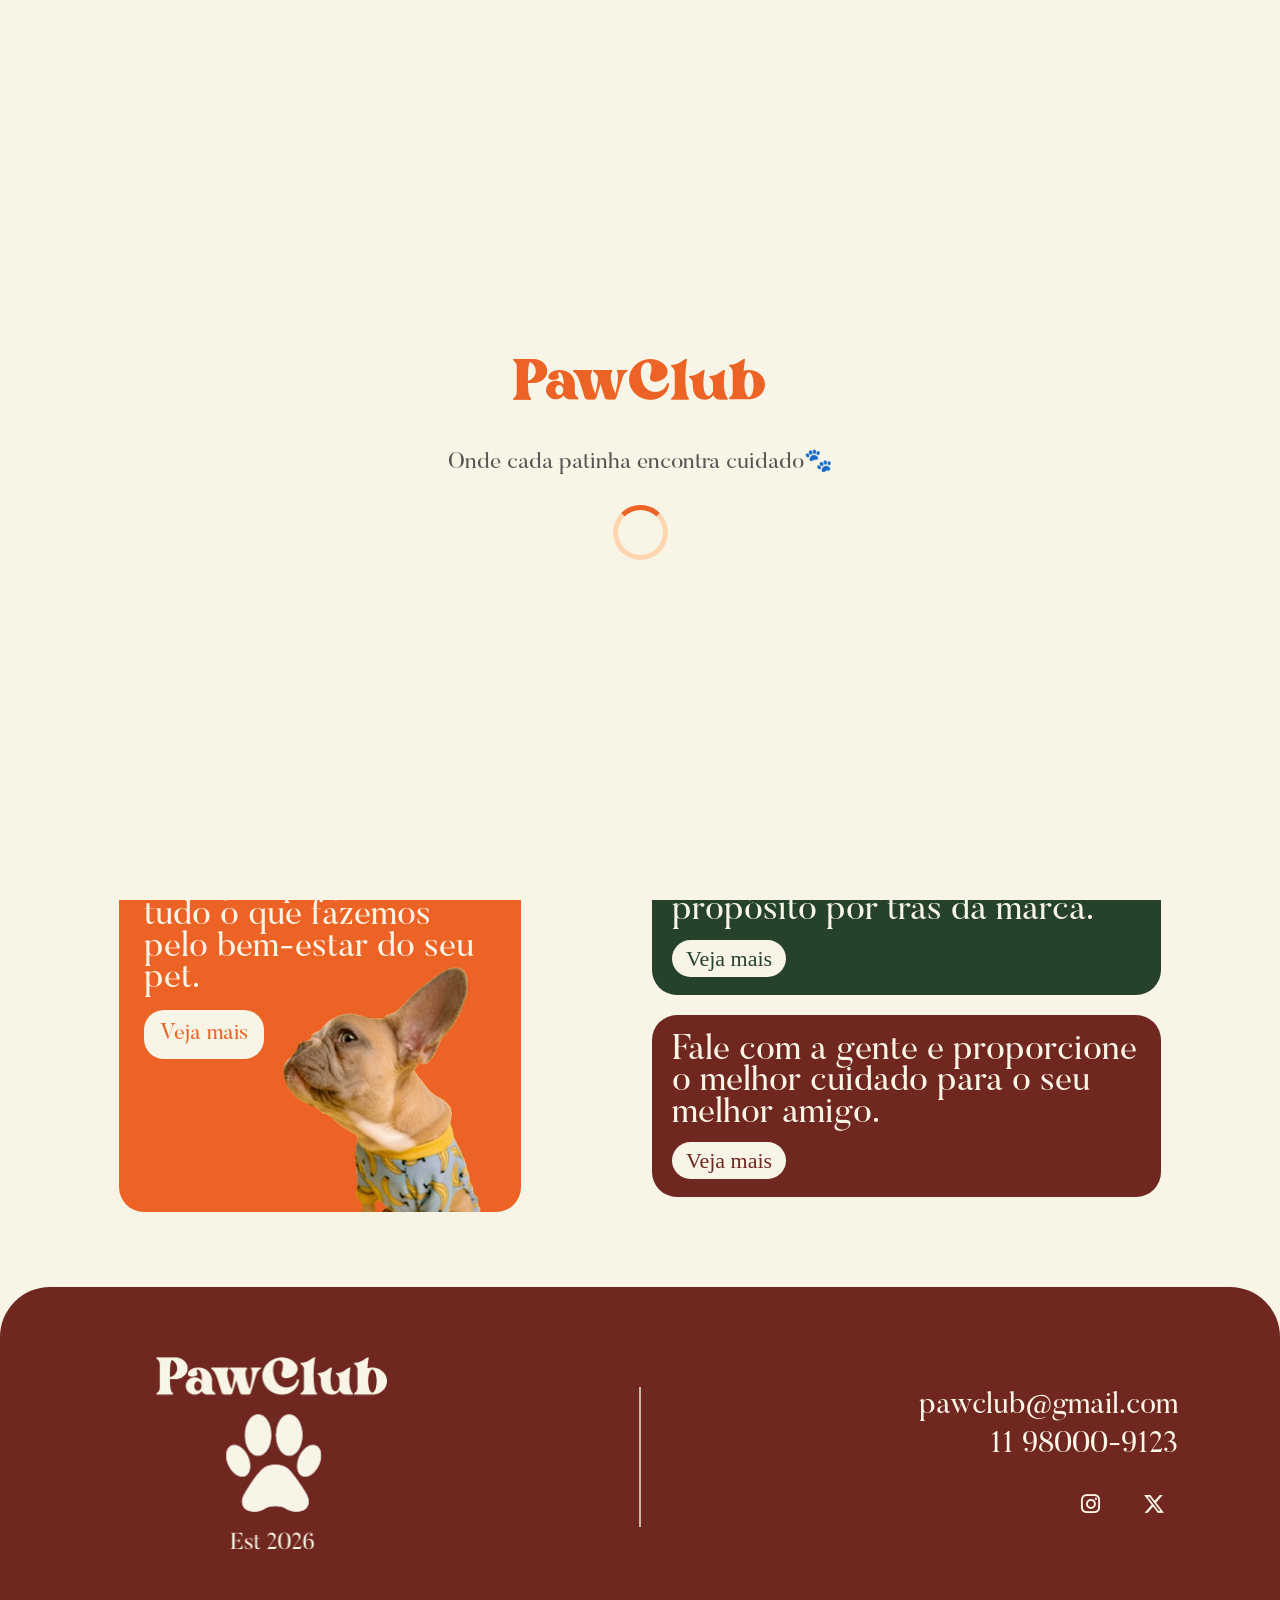
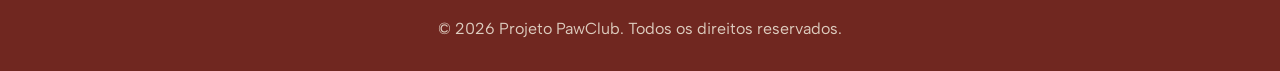
<file: index.html>
<!DOCTYPE html>
<html lang="en">
<head>
    <meta charset="UTF-8">
    <meta name="viewport" content="width=device-width, initial-scale=1.0">
    <title>PawClub</title>
    <!-- link bootstrap -->
    <link href="https://cdn.jsdelivr.net/npm/bootstrap@5.3.0/dist/css/bootstrap.min.css" rel="stylesheet">
    <!--  -->
    <link rel="stylesheet" href="https://cdnjs.cloudflare.com/ajax/libs/font-awesome/6.5.1/css/all.min.css">
    <link rel="stylesheet" href="./src/css/estilo.css">
</head>
<body>
  <!-- Hero -->
    <div id="hero">

    <div class="hero-content">

        <h1 id="hero-logo">PawClub</h1>

        <p>Onde cada patinha encontra cuidado🐾</p>

        <div class="spinner"></div>
    </div>
    
<!--  -->
</div>
<header>
 <h1> <a href="./index.html">PawClub</a> </h1>
  <nav class="menu">
    <ul>
      <li><a href="./pages/portifolio.html">Portifólio</a></li>
      <li><a href="./pages/sobre.html">Sobre</a></li>
      <li><a href="./pages/contato.html">Contato</a></li>
    </ul>
  </nav>
</header>

<section>
  <div class="container">
    <div class="row">
      <!-- <div class="col-1">

      </div> -->
      <div class="col-4" id="textoMain">
        <span>Amor</span>, <span>cuidado</span> e <span>felicidade</span> para o seu <span>pet</span>.
      </div>
      <div class="col-1"></div>
      <div class="col-6"><img alt="Imagem Cachorro" src="./src/assets/IMG_cachorroIndex.png" width="600px" id="imgMain"></div>
      <div class="col-1">

      </div>
    </div>
  </div>
</section>

<main>
  <div class="container-fluid">
    <div class="row">
      <div class="col-1">

      </div>

      <div class="col-4">
        <div class="cardPort">

          <div class="textoCard">
            <h2>
              Conheça nossos serviços, projetos e tudo o que fazemos pelo bem-estar do seu pet.
            </h2>

            <a href="./pages/portifolio.html">
              Veja mais
            </a>
          </div>

          <img alt="Imagem Cachorro" src="./src/assets/IMG_cachorrocardindex.png">

        </div>
      </div>
      <div class="col-1">

      </div>
      <div class="col-5">
        <div class="cardSobre">

          <div class="textoCard">
          <h2>
            Descubra nossa história, nossa paixão pelos animais e o propósito por trás da marca.
          </h2>

          <a href="./pages/sobre.html">
            Veja mais
          </a>
          </div>

        </div>

        <div class="cardContato">

          <div class="textoCard">
          <h2>
            Fale com a gente e proporcione o melhor cuidado para o seu melhor amigo.
          </h2>
            <div class="button">
          <a href="./pages/contato.html">
            Veja mais
          </a>
            </div>
          </div>

        </div>
      </div>
      <div class="col-1"></div>
    </div>
  </div>
</main>

<footer>
    <div class="container-footer-restrito">
        <div class="row align-items-center w-100 m-0">
            
            <div class="col-md-4 d-flex justify-content-center text-center">
                <div class="logo-footer-container">
                    <img alt="Logo PawClub" src="./src/assets/Logo .png" id="linhaFooter">
                </div>
            </div>
            
            <div class="col-md-4 d-none d-md-flex justify-content-center alignment-linha">
                <div class="linha-divisoria-vertical"></div>
            </div>
            
            <div class="col-md-4 container-contatos-footer">
                <div class="textFooter">pawclub@gmail.com</div>
                <div class="textFooter">11 98000-9123</div>
                <div class="redes-sociais-footer">
                    <a href="#" class="icone-social social-insta"><i class="fa-brands fa-instagram"></i></a>
                    <a href="#" class="icone-social social-x"><i class="fa-brands fa-x-twitter"></i></a>
                </div>
            </div>
            
        </div>
    </div>
    <p class="copyright-texto">&copy; 2026 Projeto PawClub. Todos os direitos reservados.</p>
</footer>


<script src="./src/js/script.js"></script>

</body>
</html>
</file>
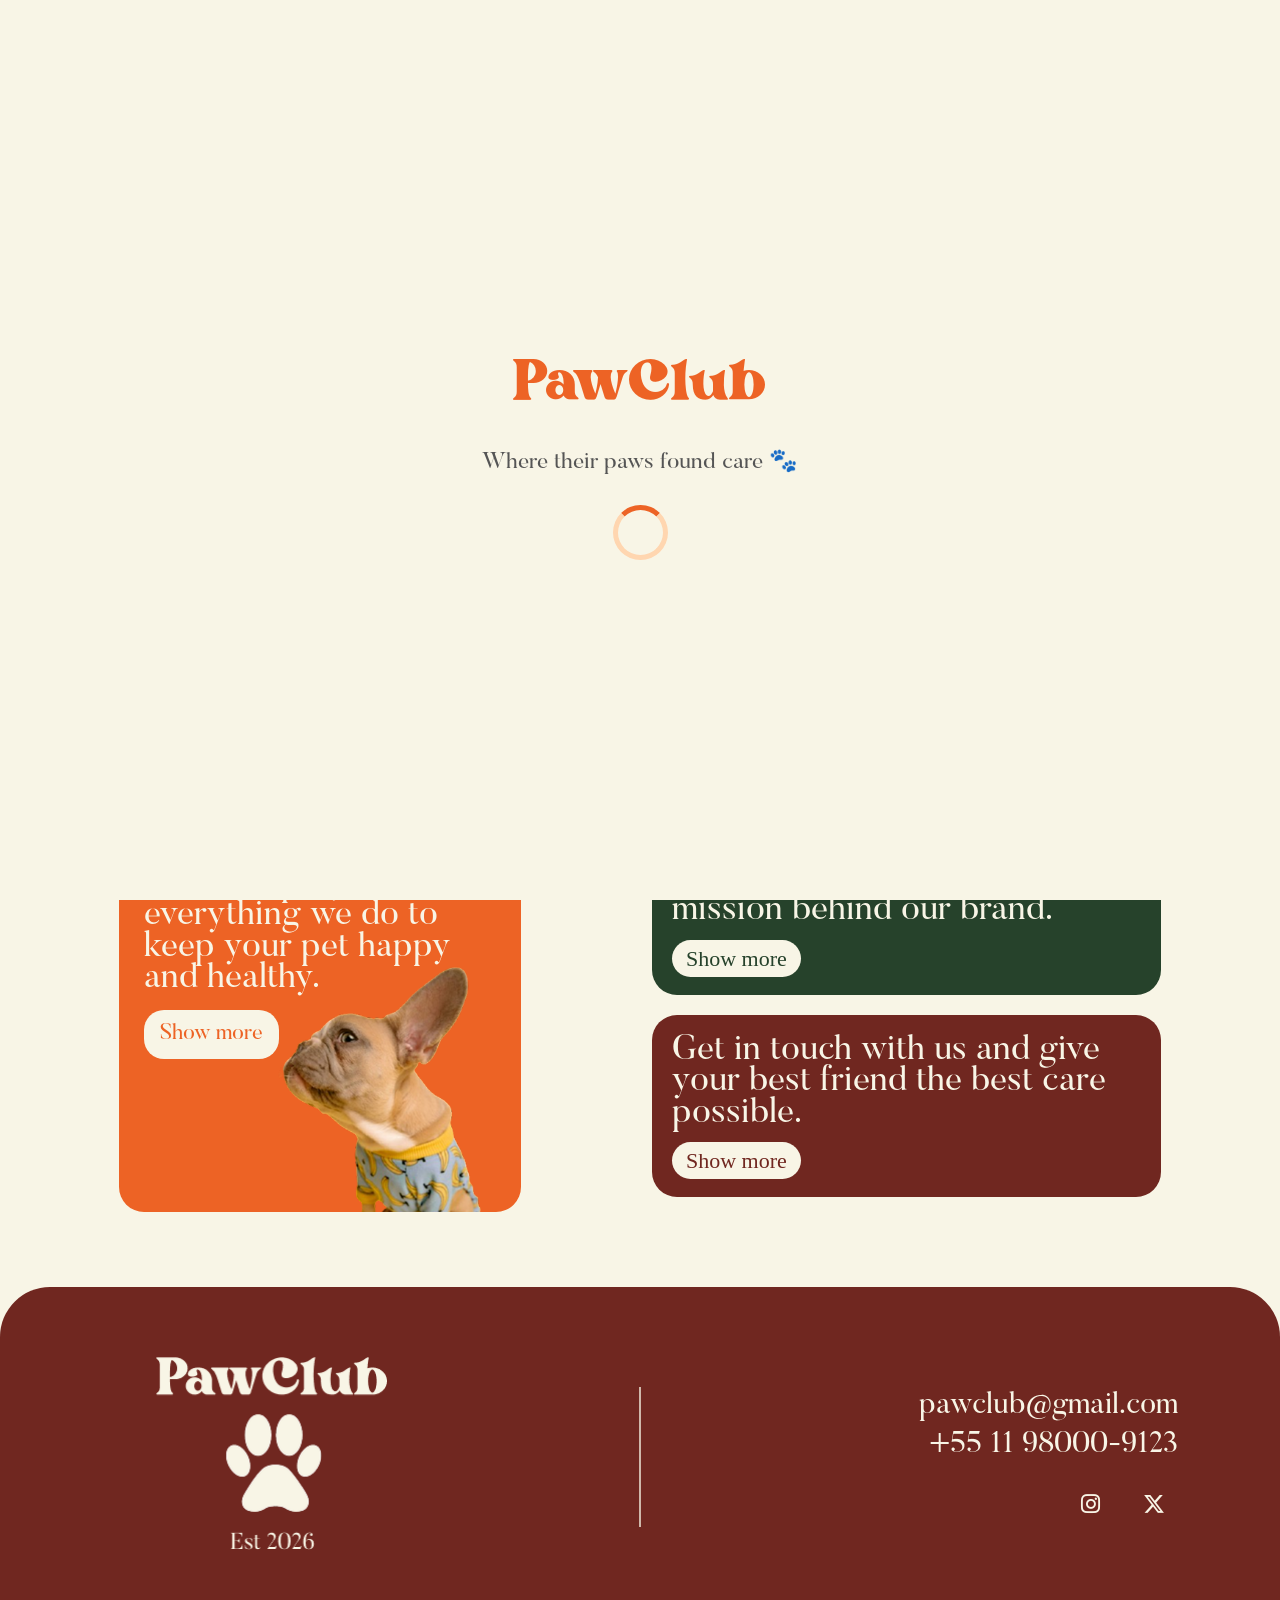
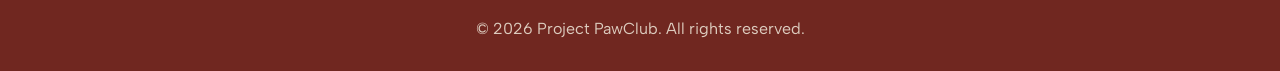
<file: indexEn.html>
<!DOCTYPE html>
<html lang="en">
<head>
    <meta charset="UTF-8">
    <meta name="viewport" content="width=device-width, initial-scale=1.0">
    <title>PawClub</title>
    <!-- link bootstrap -->
    <link href="https://cdn.jsdelivr.net/npm/bootstrap@5.3.0/dist/css/bootstrap.min.css" rel="stylesheet">
    <!--  -->
    <link rel="stylesheet" href="https://cdnjs.cloudflare.com/ajax/libs/font-awesome/6.5.1/css/all.min.css">
    <link rel="stylesheet" href="./src/css/estilo.css">
</head>
<body>
  <!-- Hero -->
    <div id="hero">

    <div class="hero-content">

        <h1 id="hero-logo">PawClub</h1>

        <p> Where their paws found care 🐾</p>

        <div class="spinner"></div>
    </div>
    
<!--  -->
</div>
<header>
 <h1> <a href="./index.html">PawClub</a> </h1>
  <nav class="menu">
    <ul>
      <li><a href="./pages/portifolioen.html">Portfolio</a></li>
      <li><a href="./pages/aboutUs.html">About Us</a></li>
      <li><a href="./pages/contact.html">Contact</a></li>
      <li><a href="./index.html"> Translate page </a></li>
    </ul>
  </nav>
</header>

<section>
  <div class="container">
    <div class="row">
      <!-- <div class="col-1">

      </div> -->
      <div class="col-4" id="textoMain">
        <span>Love</span>, <span> Care</span> and <span>Happiness</span> for your <span>pet</span>.
      </div>
      <div class="col-1"></div>
      <div class="col-6"><img alt="Imagem Cachorro" src="./src/assets/IMG_cachorroIndex.png" width="600px" id="imgMain"></div>
      <div class="col-1">

      </div>
    </div>
  </div>
</section>

<main>
  <div class="container-fluid">
    <div class="row">
      <div class="col-1">

      </div>

      <div class="col-4">
        <div class="cardPort">

          <div class="textoCard">
            <h2>
              Get to know our services, projects, and everything we do to keep your pet happy and healthy.
            </h2>

            <a href="./pages/portifolioen.html">
              Show more
            </a>
          </div>

          <img alt="Imagem Cachorro" src="./src/assets/IMG_cachorrocardindex.png">

        </div>
      </div>
      <div class="col-1">

      </div>
      <div class="col-5">
        <div class="cardSobre">

          <div class="textoCard">
          <h2>
            Learn about our journey, our passion for pets, and the mission behind our brand.
          </h2>

          <a href="./pages/aboutUs.html">
            Show more
          </a>
          </div>

        </div>

        <div class="cardContato">

          <div class="textoCard">
          <h2>
            Get in touch with us and give your best friend the best care possible.
          </h2>
            <div class="button">
          <a href="./pages/contact.html">
            Show more
          </a>
            </div>
          </div>

        </div>
      </div>
      <div class="col-1"></div>
    </div>
  </div>
</main>

<footer>
    <div class="container-footer-restrito">
        <div class="row align-items-center w-100 m-0">
            
            <div class="col-md-4 d-flex justify-content-center text-center">
                <div class="logo-footer-container">
                    <img alt="Logo PawClub" src="./src/assets/Logo .png" id="linhaFooter">
                </div>
            </div>
            
            <div class="col-md-4 d-none d-md-flex justify-content-center alignment-linha">
                <div class="linha-divisoria-vertical"></div>
            </div>
            
            <div class="col-md-4 container-contatos-footer">
                <div class="textFooter">pawclub@gmail.com</div>
                <div class="textFooter">+55 11 98000-9123</div>
                <div class="redes-sociais-footer">
                    <a href="#" class="icone-social social-insta"><i class="fa-brands fa-instagram"></i></a>
                    <a href="#" class="icone-social social-x"><i class="fa-brands fa-x-twitter"></i></a>
                </div>
            </div>
            
        </div>
    </div>
    <p class="copyright-texto">&copy; 2026 Project PawClub. All rights reserved.</p>
</footer>


<script src="./src/js/script.js"></script>

</body>
</html>
</file>
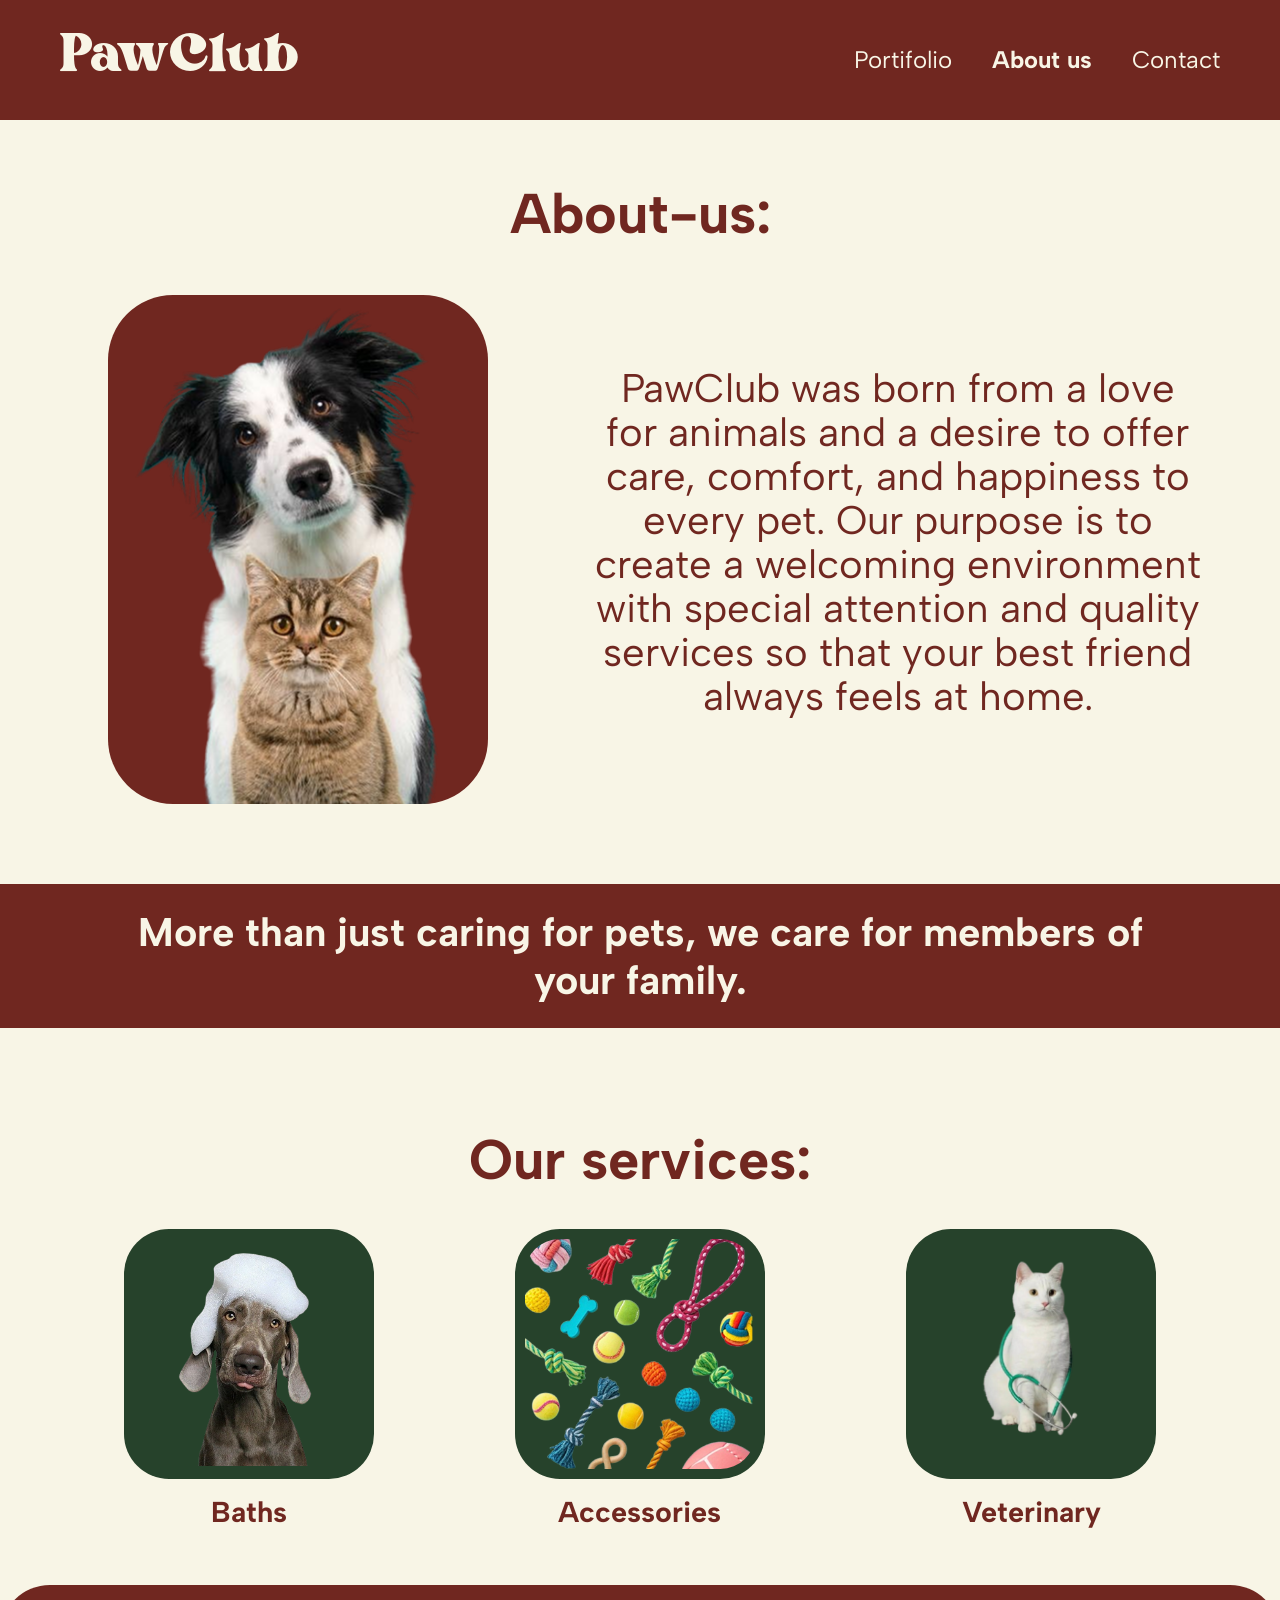
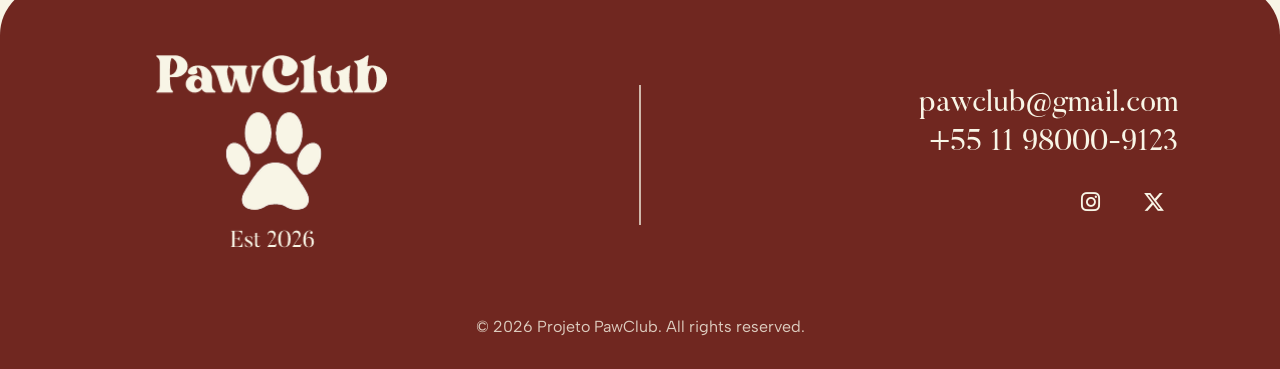
<file: pages/aboutUs.html>
<!DOCTYPE html>
<html lang="pt-br">
<head>
    <meta charset="UTF-8">
    <meta name="viewport" content="width=device-width, initial-scale=1.0">
    <title>PawClub</title>
    <link href="https://cdn.jsdelivr.net/npm/bootstrap@5.3.0/dist/css/bootstrap.min.css" rel="stylesheet">
    <link rel="stylesheet" href="https://cdnjs.cloudflare.com/ajax/libs/font-awesome/6.5.1/css/all.min.css">
    <link rel="stylesheet" href="../src/css/estiloSobre.css">
</head>
<body>
    <!-- Hero -->
    <div id="hero">

    <div class="hero-content">
        <h1>PawClub</h1>
        <p>Welcome to the PawClub 🐾</p>
        <div class="spinner"></div>
    </div>

</div>
<!--  -->
<header>
    <h1><a href="../index.html">PawClub</a></h1>
    <nav class="menu">
        <ul>
            <li><a href="./portifolioen.html"> Portifolio </a></li>
            <li><a href="./aboutUs.html" class="ativo"> About us </a></li>
            <li><a href="./contact.html"> Contact </a></li>
        </ul>
    </nav>
</header>

<main>

    <section class="container secao-restrita my-5">
        <h1 class="titulo text-center mb-5">About-us:</h1>

        <div class="row align-items-center justify-content-center gy-4 gx-md-5">
            <div class="col-md-5 text-center d-flex justify-content-center">
                <div class="moldura-sobre">
                    <img src="../src/assets/IMG_cachorroegatoSobre.png" alt="Cachorro e gato" class="img-fluid imagem-sobre" id="cachorroEgato">
                </div>
            </div>

            <div class="col-md-7 coluna-texto-sobre d-flex justify-content-center">
                <p id="texto-sobre"> PawClub was born from a love for animals and a desire to offer care, comfort, and happiness to every pet. Our purpose is to create a welcoming environment with special attention and quality services so that your best friend always feels at home.</p>
            </div>
        </div>
    </section>

    <section class="frase text-center py-4">
        <h2 id="frase">More than just caring for pets, we care for members of your family.</h2>
    </section>

    <section class="container secao-restrita py-5">
        <h1 class="titulo text-center mb-5 w-100" id="servicos">Our services:</h1>

        <div class="row text-center justify-content-center gx-5 gy-4" id="cards-servicos">
            <div class="col-md-4 col-sm-6 d-flex flex-column align-items-center">
                <a href="../pages/portifolio.html#banhos" class="card-servico-link">
                    <div class="fundo-verde-card">
                        <img src="../src/assets/IMG_cachorroSobre.png" alt="Banhos" class="img-fluid servico-img" id="banhos_img">
                    </div>
                    <h3 class="mt-3">Baths</h3>
                </a>
            </div>

            <div class="col-md-4 col-sm-6 d-flex flex-column align-items-center">
                <a href="../pages/portifolio.html#acessorios" class="card-servico-link">
                    <div class="fundo-verde-card">
                        <img src="../src/assets/IMG_acessoriosSobre.png" alt="Acessórios" class="img-fluid servico-img" id="acessorios_img">
                    </div>
                    <h3 class="mt-3">Accessories</h3>
                </a>
            </div>

            <div class="col-md-4 col-sm-6 d-flex flex-column align-items-center">
                <a href="../pages/portifolio.html#veterinario" class="card-servico-link">
                    <div class="fundo-verde-card">
                        <img src="../src/assets/IMG_gatoSobre.png" alt="Veterinários" class="img-fluid servico-img" id="veterinarios_img">
                    </div>
                    <h3 class="mt-3">Veterinary</h3>
                </a>
            </div>
        </div>
    </section>

</main>

<footer>
    <div class="container-footer-restrito">
        <div class="row align-items-center w-100 m-0">
            
            <div class="col-md-4 d-flex justify-content-center text-center">
                <div class="logo-footer-container">
                    <img alt="Logo PawClub" src="../src/assets/Logo .png" id="linhaFooter">
                </div>
            </div>
            
            <div class="col-md-4 d-none d-md-flex justify-content-center alignment-linha">
                <div class="linha-divisoria-vertical"></div>
            </div>
            
            <div class="col-md-4 container-contatos-footer">
                <div class="textFooter">pawclub@gmail.com</div>
                <div class="textFooter">+55 11 98000-9123</div>
                <div class="redes-sociais-footer">
                    <a href="#" class="icone-social social-insta"><i class="fa-brands fa-instagram"></i></a>
                    <a href="#" class="icone-social social-x"><i class="fa-brands fa-x-twitter"></i></a>
                </div>
            </div>
            
        </div>
    </div>
    <p class="copyright-texto">&copy; 2026 Projeto PawClub. All rights reserved.</p>
</footer>
    <script src="../src/js/js/scriptAboutUs.js"></script>
</body>
</html>
</file>
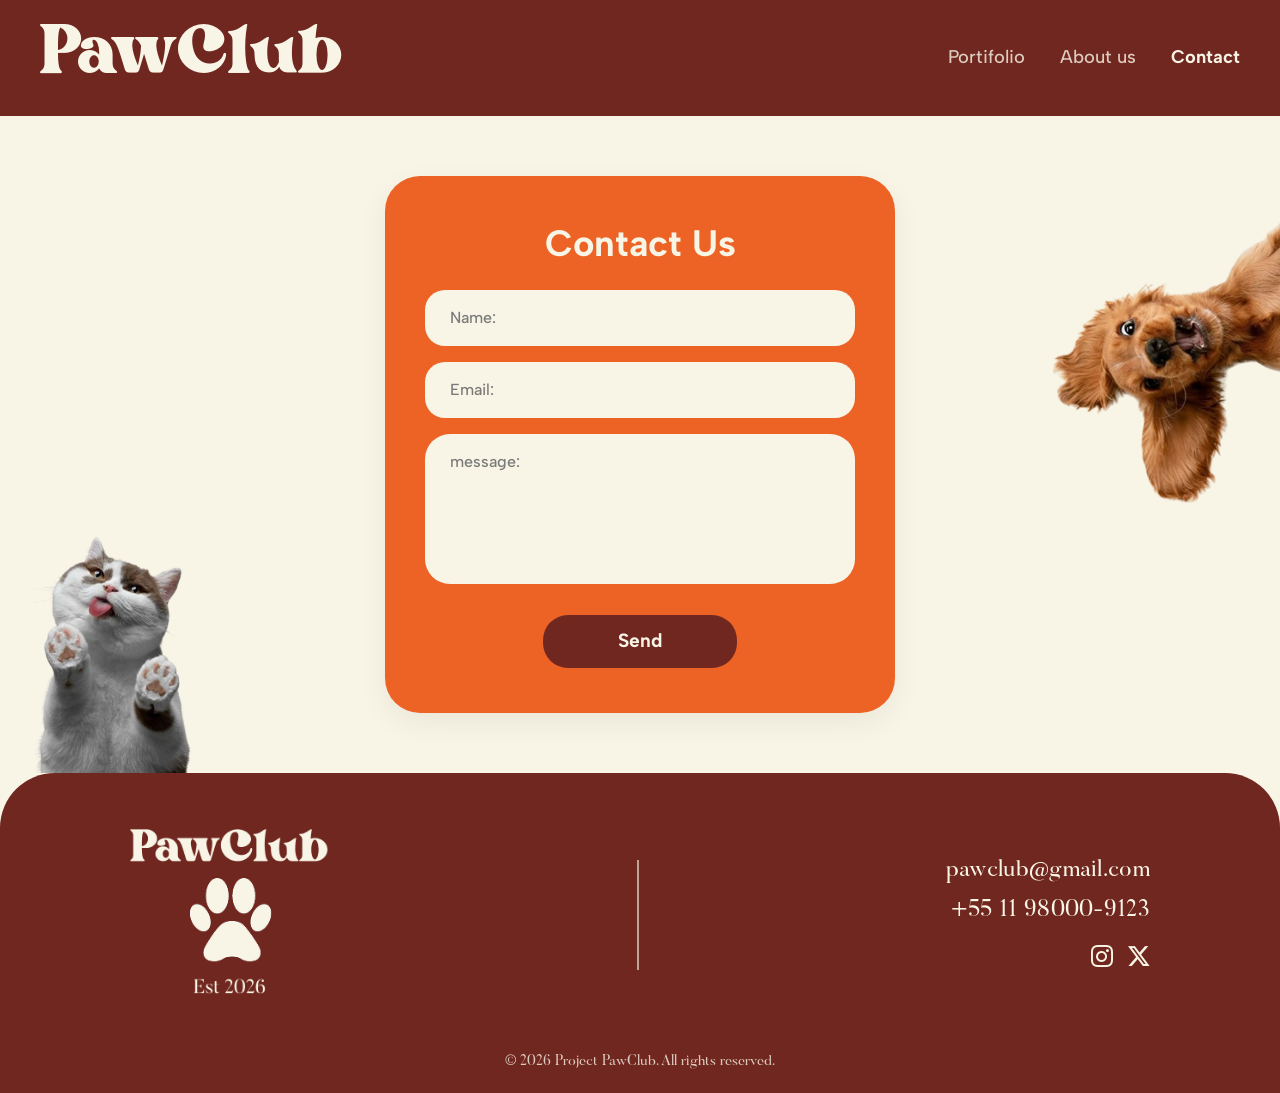
<file: pages/contact.html>
<!DOCTYPE html>
<html lang="pt-br">
<head>
    <meta charset="UTF-8">
    <meta name="viewport" content="width=device-width, initial-scale=1.0">
    <title>PawClub</title>
    <link href="https://cdn.jsdelivr.net/npm/bootstrap@5.3.0/dist/css/bootstrap.min.css" rel="stylesheet">
    <link rel="stylesheet" href="https://cdn.jsdelivr.net/npm/bootstrap-icons@1.11.3/font/bootstrap-icons.min.css">
    <link rel="stylesheet" href="../src/css/estiloContato.css">
    
</head>
<body>
  <!-- Hero -->
    <div id="hero">

    <div class="hero-content">
        <h1>PawClub</h1>
        <p>Welcome to the PawClub 🐾</p>
        <div class="spinner"></div>
    </div>

</div>
<header>
    <div class="header-container">
        <h1><a href="../index.html">PawClub</a></h1>
        <nav class="menu">
            <ul>
                <li><a href="./portifolioen.html">Portifolio</a></li>
                <li><a href="./aboutUs.html">About us</a></li>
                <li><a href="./contact.html" class="active">Contact</a></li>
            </ul>
        </nav>
    </div>
</header>

<main>
    <section class="contato">
        <div id="gato">
            <img src="../src/assets/IMG_gatoContato.png" alt="Gato" class="img-fluid">
        </div>
        
        <div id="cachorro">
            <img src="../src/assets/IMG_cachorroContato.png" alt="Cachorro" class="img-fluid">
        </div>

        <div class="formulario-wrapper">
            <div class="formulario">
                <h1>Contact Us</h1>
                <form id="formulario">
                    <input type="text" placeholder="Name:" id="name" required>
                    <input type="email" placeholder="Email:" id="email" required>
                    <textarea placeholder="message:" id="mensagem" required></textarea>
                    <button type="submit" id="botao">Send</button>
                     
                </form>
            </div>
        </div>
    </section>
</main>
<div id="notificacao"></div>
<footer>
    <div class="footer-container">
        <div class="footer-logo">
            <div id="patinha">
                <img src="../src/assets/Logo .png" alt="Patinha PawClub">
            </div>
        </div>

        <div class="linha"></div>

        <div class="footer-contato">
            <p>pawclub@gmail.com</p>
            <p>+55 11 98000-9123</p>
            <div class="redes">
                <a href="#"><i class="bi bi-instagram"></i></a>
                <a href="#"><i class="bi bi-twitter-x"></i></a>
            </div>
        </div>
    </div>

    <p class="copy">
        © 2026 Project PawClub. All rights reserved.
    </p>
</footer>
  <script src="../src/js/js/scriptContact.js"></script>
</body>
</html>
</file>
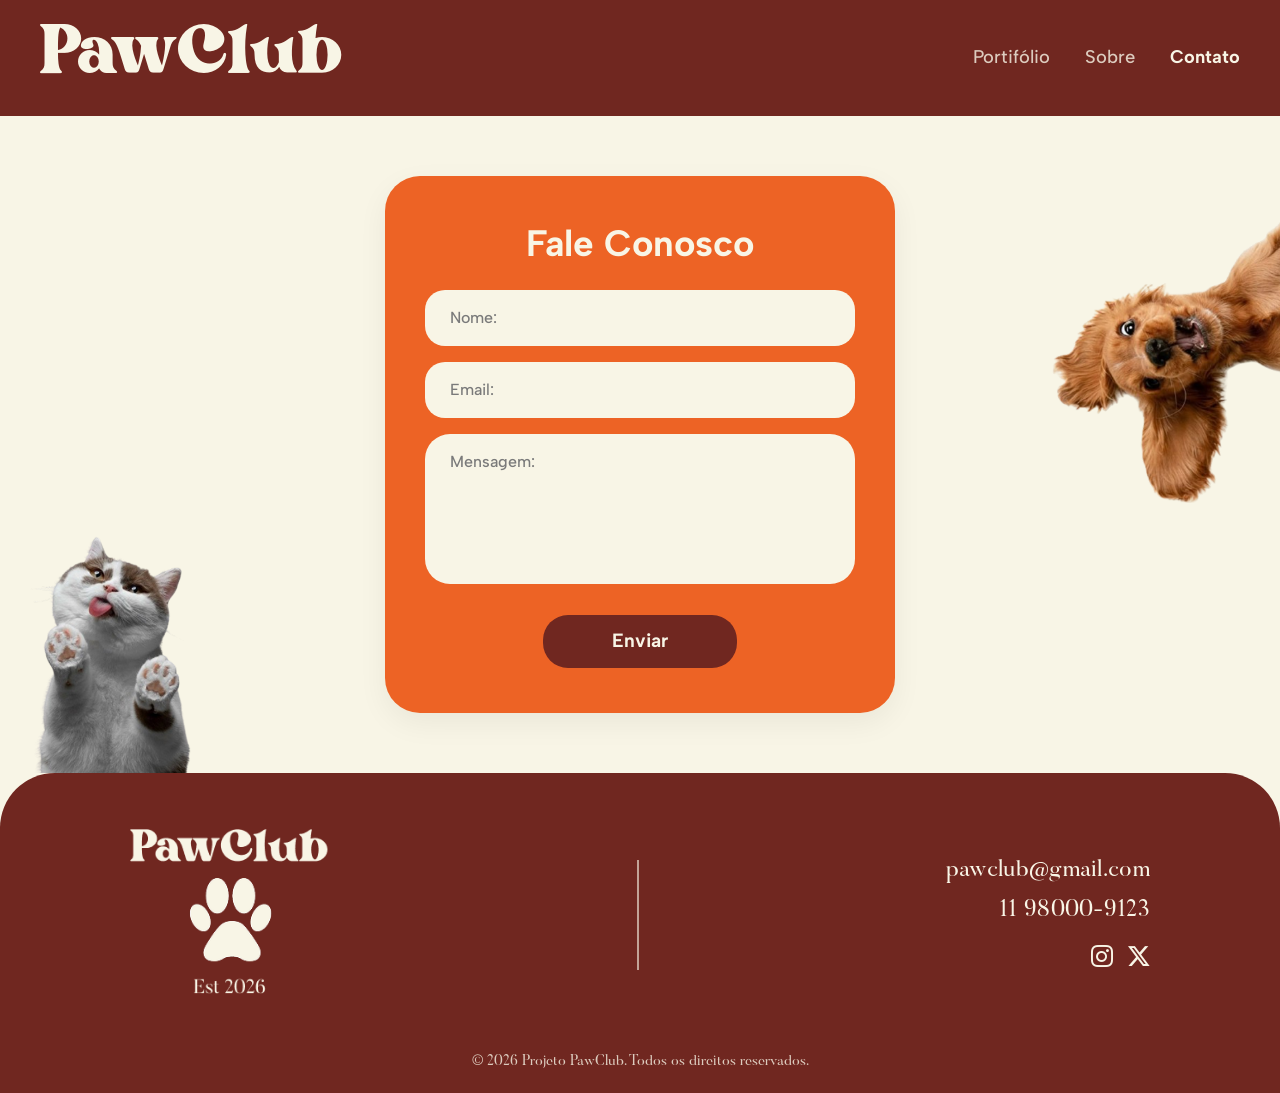
<file: pages/contato.html>
<!DOCTYPE html>
<html lang="pt-br">
<head>
    <meta charset="UTF-8">
    <meta name="viewport" content="width=device-width, initial-scale=1.0">
    <title>PawClub</title>
    <link href="https://cdn.jsdelivr.net/npm/bootstrap@5.3.0/dist/css/bootstrap.min.css" rel="stylesheet">
    <link rel="stylesheet" href="https://cdn.jsdelivr.net/npm/bootstrap-icons@1.11.3/font/bootstrap-icons.min.css">
    <link rel="stylesheet" href="../src/css/estiloContato.css">
    
</head>
<body>
  <!-- Hero -->
    <div id="hero">

    <div class="hero-content">
        <h1>PawClub</h1>
        <p>Bem-vindo ao clube das patinhas 🐾</p>
        <div class="spinner"></div>
    </div>

</div>
<header>
    <div class="header-container">
        <h1><a href="../index.html">PawClub</a></h1>
        <nav class="menu">
            <ul>
                <li><a href="./portifolio.html">Portifólio</a></li>
                <li><a href="./sobre.html">Sobre</a></li>
                <li><a href="./contato.html" class="active">Contato</a></li>
            </ul>
        </nav>
    </div>
</header>

<main>
    <section class="contato">
        <div id="gato">
            <img src="../src/assets/IMG_gatoContato.png" alt="Gato" class="img-fluid">
        </div>
        
        <div id="cachorro">
            <img src="../src/assets/IMG_cachorroContato.png" alt="Cachorro" class="img-fluid">
        </div>

        <div class="formulario-wrapper">
            <div class="formulario">
                <h1>Fale Conosco</h1>
                <form id="formulario">
                    <input type="text" placeholder="Nome:" id="nome" required>
                    <input type="email" placeholder="Email:" id="email" required>
                    <textarea placeholder="Mensagem:" id="mensagem" required></textarea>
                    <button type="submit" id="botao">Enviar</button>
                     
                </form>
            </div>
        </div>
    </section>
</main>
<div id="notificacao"></div>
<footer>
    <div class="footer-container">
        <div class="footer-logo">
            <div id="patinha">
                <img src="../src/assets/Logo .png" alt="Patinha PawClub">
            </div>
        </div>

        <div class="linha"></div>

        <div class="footer-contato">
            <p>pawclub@gmail.com</p>
            <p>11 98000-9123</p>
            <div class="redes">
                <a href="#"><i class="bi bi-instagram"></i></a>
                <a href="#"><i class="bi bi-twitter-x"></i></a>
            </div>
        </div>
    </div>

    <p class="copy">
        © 2026 Projeto PawClub. Todos os direitos reservados.
    </p>
</footer>
  <script src="../src/js/scriptContato.js"></script>
</body>
</html>
</file>
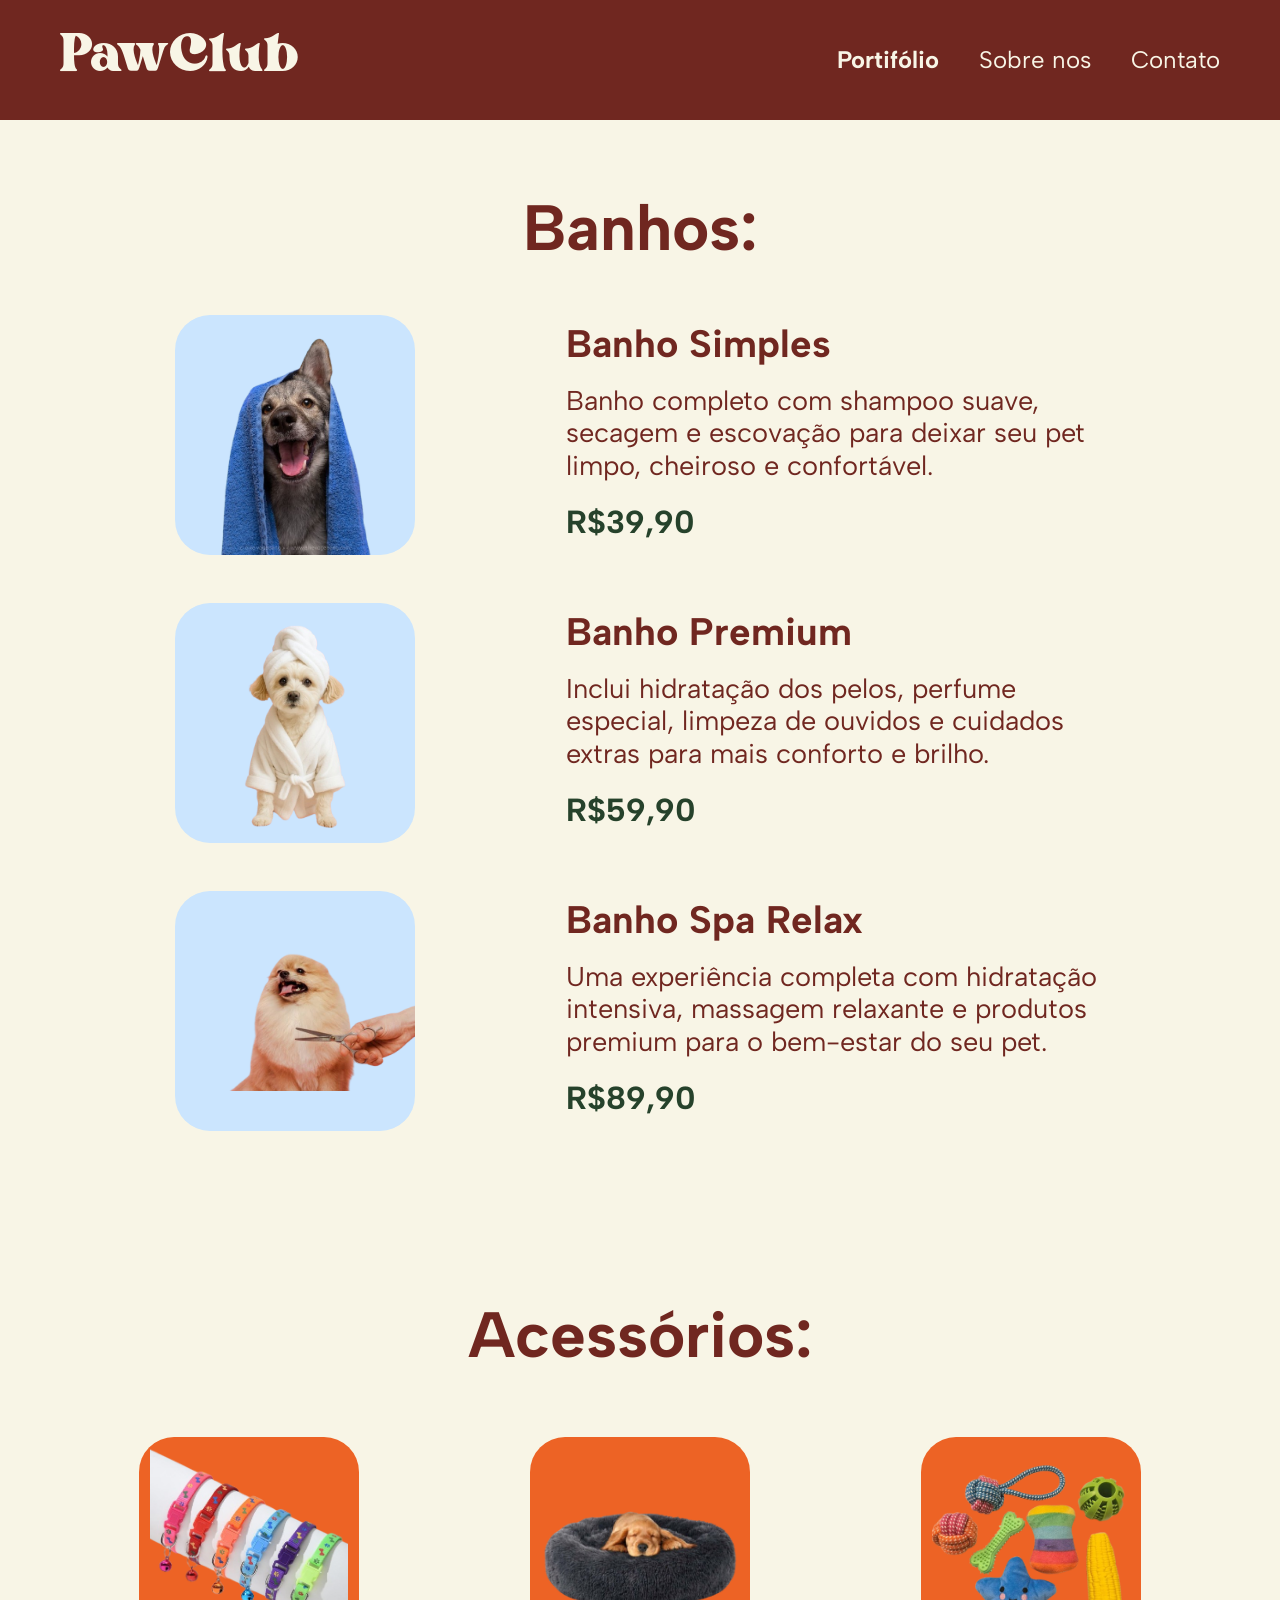
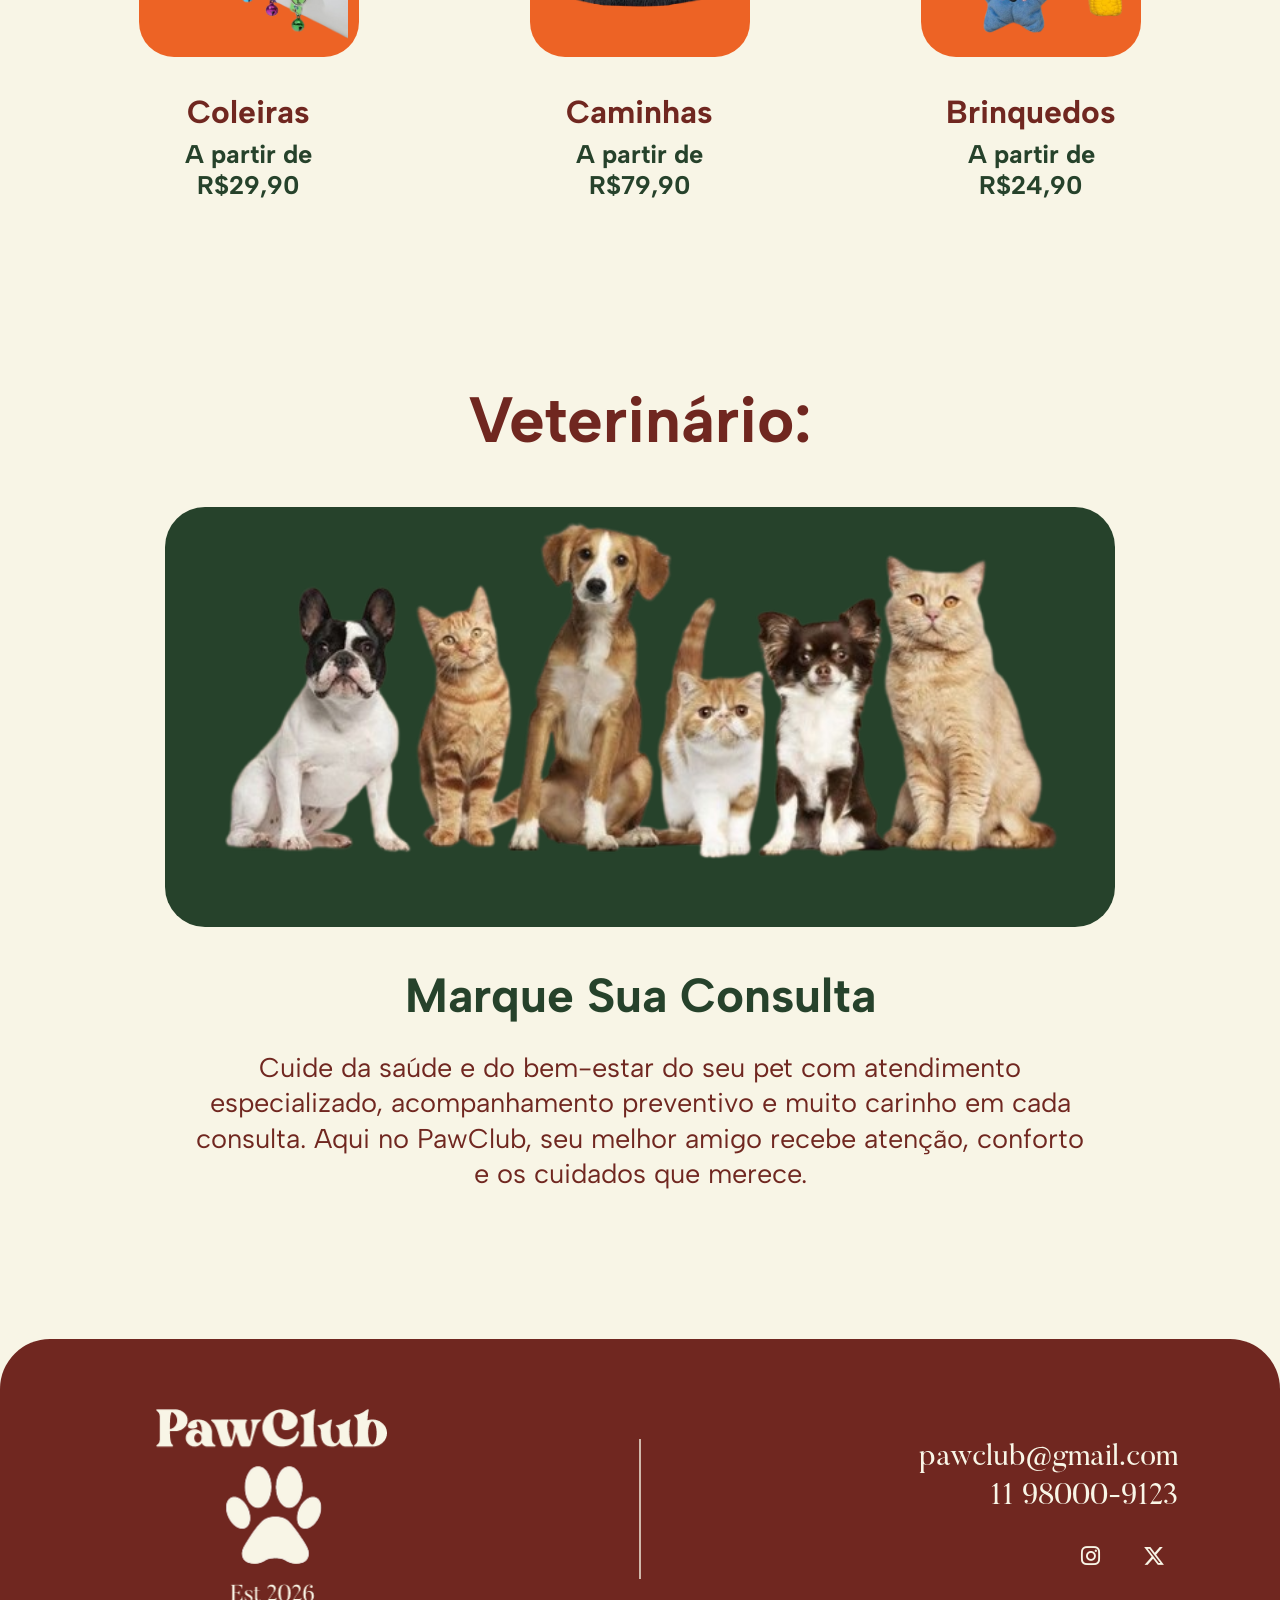
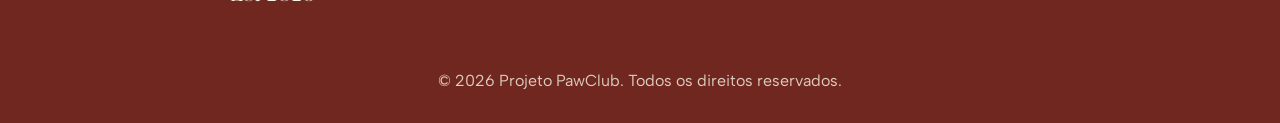
<file: pages/portifolio.html>
<!DOCTYPE html>
<html lang="en">
<head>
    <meta charset="UTF-8">
    <meta name="viewport" content="width=device-width, initial-scale=1.0">
    <title>PawClub</title>
    <!-- link bootstrap -->
    <link href="https://cdn.jsdelivr.net/npm/bootstrap@5.3.0/dist/css/bootstrap.min.css" rel="stylesheet">
    <!--  -->
    <link rel="stylesheet" href="https://cdnjs.cloudflare.com/ajax/libs/font-awesome/6.5.1/css/all.min.css">
    <link rel="stylesheet" href="../src/css/estiloPortifolio.css">
</head>
<body>
    <!-- Hero -->
    <div id="hero">

    <div class="hero-content">
        <h1>PawClub</h1>
        <p> Bem-vindo ao clube das patinhas 🐾</p>
        <div class="spinner"></div>
    </div>

</div>
<header>
    <h1><a href="../index.html">PawClub</a></h1>
    <nav class="menu">
        <ul>
            <li><a href="./portifolio.html" class="ativo">Portifólio</a></li>
            <li><a href="./sobre.html" >Sobre nos</a></li>
            <li><a href="./contato.html">Contato</a></li>
        </ul>
    </nav>
</header>
<main>

    <!-- BANHOS -->
    <section class="container secao-restrita my-5" id="banhos">

        <h1 class="titulo text-center mb-5">
            Banhos:
        </h1>

        <!-- ITEM -->
        <div class="row align-items-center justify-content-center mb-5 gx-5">

            <div class="col-md-4 text-center">
                <div class="fundo-azul-banhos">
                    <img src="../src/assets/IMG_banhoSimples.png" alt="Banho Simples" class="img-fluid banho-img">
                </div>
            </div>

            <div class="col-md-6">
                <h2 class="titulo-servico">
                    Banho Simples
                </h2>

                <p class="texto-servico">
                    Banho completo com shampoo suave, secagem e escovação para deixar seu pet limpo, cheiroso e confortável.
                </p>

                <h3 class="preco-servico">
                    R$39,90
                </h3>
            </div>

        </div>

        <!-- ITEM -->
        <div class="row align-items-center justify-content-center mb-5 gx-5">

            <div class="col-md-4 text-center">
                <div class="fundo-azul-banhos">
                    <img src="../src/assets/IMG_banhoPremium.png" alt="Banho Premium" class="img-fluid banho-img">
                </div>
            </div>

            <div class="col-md-6">
                <h2 class="titulo-servico">
                    Banho Premium
                </h2>

                <p class="texto-servico">
                    Inclui hidratação dos pelos, perfume especial, limpeza de ouvidos e cuidados extras para mais conforto e brilho.
                </p>

                <h3 class="preco-servico">
                    R$59,90
                </h3>
            </div>

        </div>

        <!-- ITEM -->
        <div class="row align-items-center justify-content-center gx-5">

            <div class="col-md-4 text-center">
                <div class="fundo-azul-banhos">
                    <img src="../src/assets/IMG_banhoSpa.png" alt="Banho Spa Relax" class="img-fluid banho-img">
                </div>
            </div>

            <div class="col-md-6">
                <h2 class="titulo-servico">
                    Banho Spa Relax
                </h2>

                <p class="texto-servico">
                    Uma experiência completa com hidratação intensiva, massagem relaxante e produtos premium para o bem-estar do seu pet.
                </p>

                <h3 class="preco-servico">
                    R$89,90
                </h3>
            </div>

        </div>

    </section>

    <!-- ACESSÓRIOS -->
    <section class="container secao-restrita py-5" id="acessorios">

        <h1 class="titulo text-center mb-5">
            Acessórios:
        </h1>

        <div class="row text-center justify-content-center gx-5 gy-4">

            <div class="col-md-4 col-sm-6 d-flex flex-column align-items-center">

                <div class="fundo-laranja-card">
                    <img src="../src/assets/IMG_coleiras.png" alt="Coleiras" class="img-fluid acessorio-img">
                </div>

                <h3 class="titulo-acessorio mt-3">
                    Coleiras
                </h3>

                <p class="preco-acessorio">
                    A partir de <br> R$29,90
                </p>

            </div>

            <div class="col-md-4 col-sm-6 d-flex flex-column align-items-center">

                <div class="fundo-laranja-card">
                    <img src="../src/assets/IMG_caminhas.png" alt="Caminhas" class="img-fluid acessorio-img">
                </div>

                <h3 class="titulo-acessorio mt-3">
                    Caminhas
                </h3>

                <p class="preco-acessorio">
                    A partir de <br> R$79,90
                </p>

            </div>

            <div class="col-md-4 col-sm-6 d-flex flex-column align-items-center">

                <div class="fundo-laranja-card">
                    <img src="../src/assets/IMG_brinquedos.png" alt="Brinquedos" class="img-fluid acessorio-img">
                </div>

                <h3 class="titulo-acessorio mt-3">
                    Brinquedos
                </h3>

                <p class="preco-acessorio">
                    A partir de <br> R$24,90
                </p>

            </div>

        </div>

    </section>

    <!-- VETERINÁRIO -->
    <section class="container secao-restrita py-5" id="veterinario">

        <h1 class="titulo text-center mb-5">
            Veterinário:
        </h1>

        <div class="vet-container">

            <div class="fundo-verde-vet">

                <img src="../src/assets/IMG_veterinario.png" alt="Veterinário" class="img-fluid vet-img">

            </div>

            <h2 class="titulo-vet">
                Marque Sua Consulta
            </h2>

            <p class="texto-vet">
                Cuide da saúde e do bem-estar do seu pet com atendimento especializado, acompanhamento preventivo e muito carinho em cada consulta. Aqui no PawClub, seu melhor amigo recebe atenção, conforto e os cuidados que merece.
            </p>

        </div>

    </section>

</main>
<footer>
    <div class="container-footer-restrito">
        <div class="row align-items-center w-100 m-0">
            
            <div class="col-md-4 d-flex justify-content-center text-center">
                <div class="logo-footer-container">
                    <img alt="Logo PawClub" src="../src/assets/Logo .png" id="linhaFooter">
                </div>
            </div>
            
            <div class="col-md-4 d-none d-md-flex justify-content-center alignment-linha">
                <div class="linha-divisoria-vertical"></div>
            </div>
            
            <div class="col-md-4 container-contatos-footer">
                <div class="textFooter">pawclub@gmail.com</div>
                <div class="textFooter">11 98000-9123</div>
                <div class="redes-sociais-footer">
                    <a href="#" class="icone-social social-insta"><i class="fa-brands fa-instagram"></i></a>
                    <a href="#" class="icone-social social-x"><i class="fa-brands fa-x-twitter"></i></a>
                </div>
            </div>
            
        </div>
    </div>
    <p class="copyright-texto">&copy; 2026 Projeto PawClub. Todos os direitos reservados.</p>
</footer>
    <script src="../src/js/scriptPortifolio.js"></script>
</body>
</html>
</file>
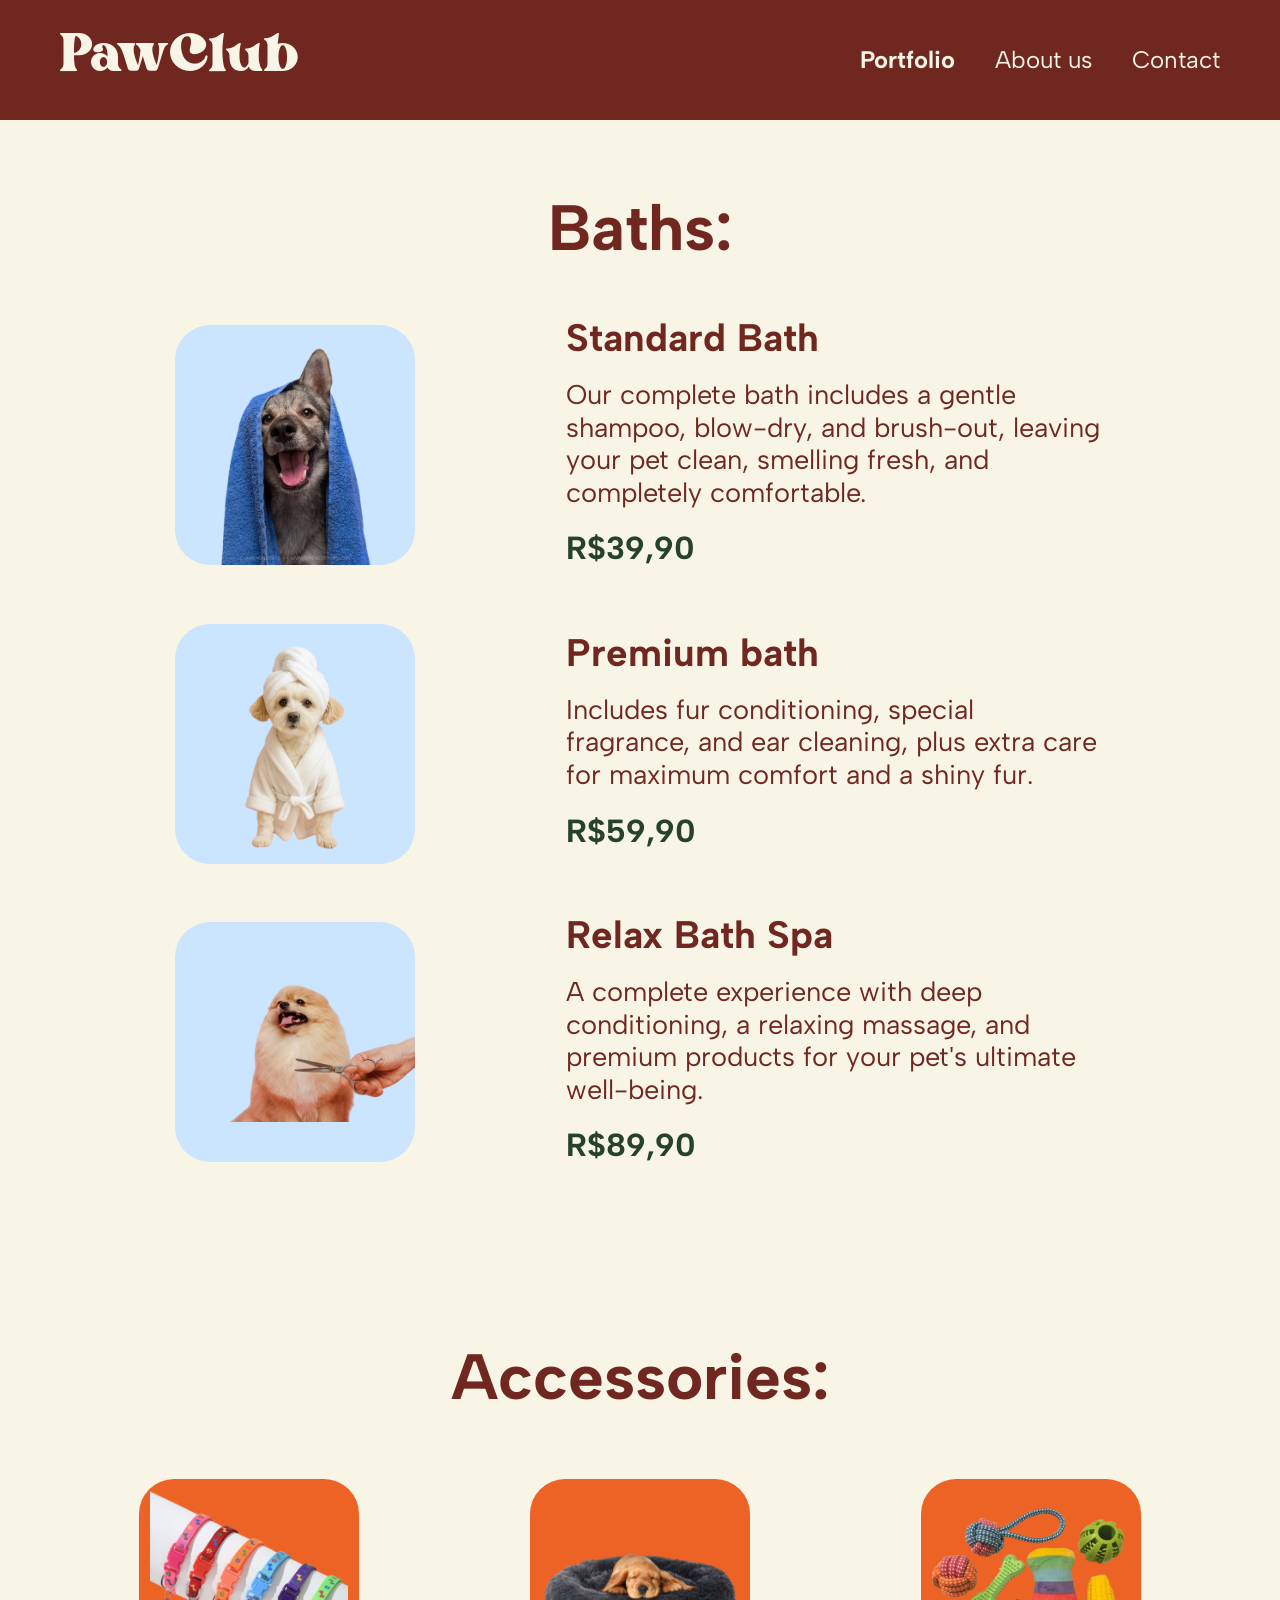
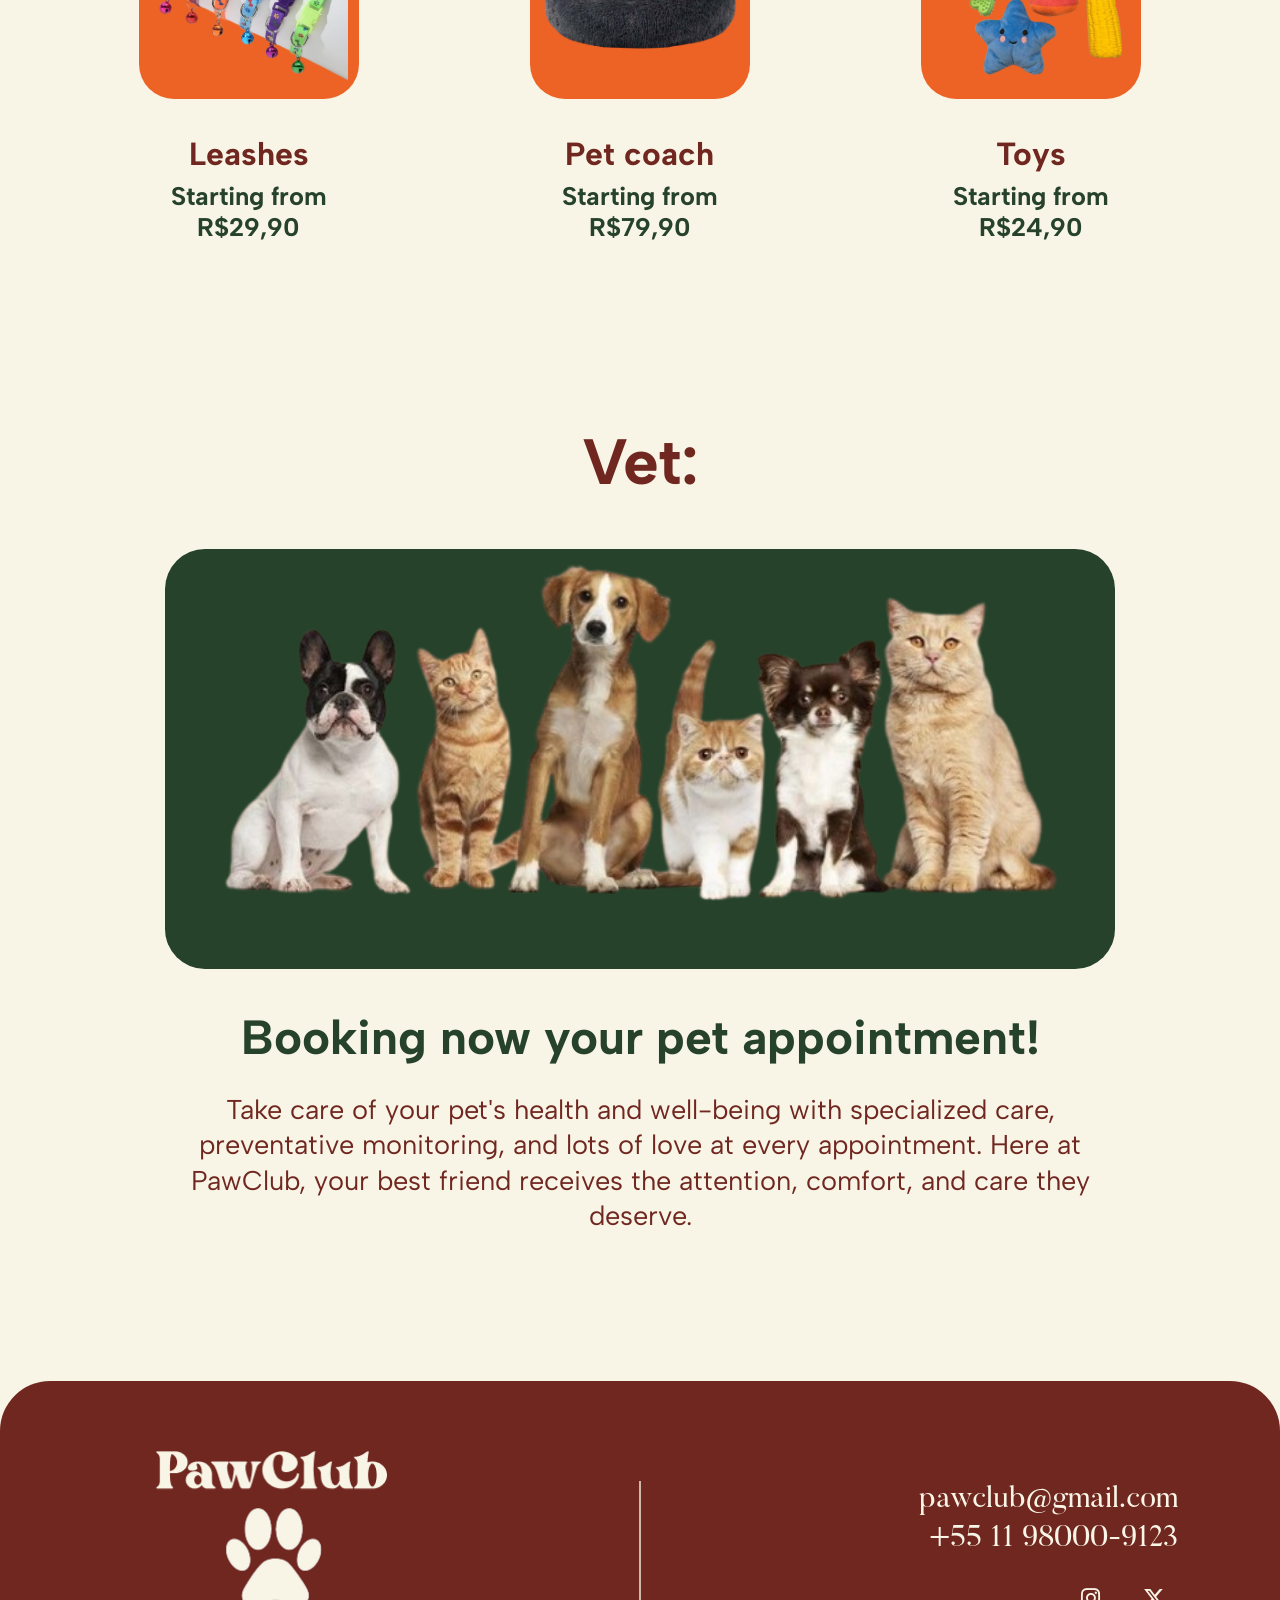
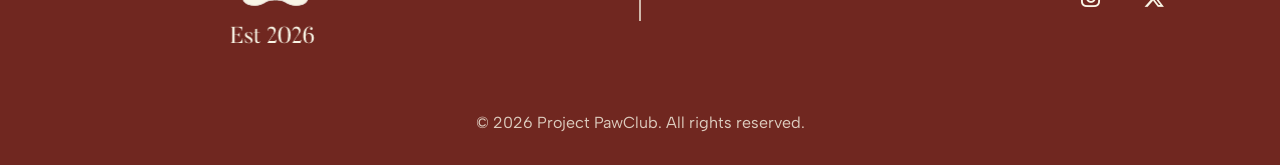
<file: pages/portifolioen.html>
<!DOCTYPE html>
<html lang="en">
<head>
    <meta charset="UTF-8">
    <meta name="viewport" content="width=device-width, initial-scale=1.0">
    <title>PawClub</title>
    <!-- link bootstrap -->
    <link href="https://cdn.jsdelivr.net/npm/bootstrap@5.3.0/dist/css/bootstrap.min.css" rel="stylesheet">
    <!--  -->
    <link rel="stylesheet" href="https://cdnjs.cloudflare.com/ajax/libs/font-awesome/6.5.1/css/all.min.css">
    <link rel="stylesheet" href="../src/css/estiloPortifolio.css">
</head>
<body>
    <!-- Hero -->
    <div id="hero">

    <div class="hero-content">
        <h1>PawClub</h1>
        <p> Welcome to PawClub 🐾</p>
        <div class="spinner"></div>
    </div>

</div>
<header>
    <h1><a href="../index.html">PawClub</a></h1>
    <nav class="menu">
        <ul>
            <li><a href="./portifolioen.html" class="ativo">Portfolio</a></li>
            <li><a href="./aboutUs.html" >About us</a></li>
            <li><a href="./contact.html">Contact</a></li>
        </ul>
    </nav>
</header>
<main>

    <!-- BANHOS -->
    <section class="container secao-restrita my-5" id="banhos">

        <h1 class="titulo text-center mb-5">
            Baths:
        </h1>

        <!-- ITEM -->
        <div class="row align-items-center justify-content-center mb-5 gx-5">

            <div class="col-md-4 text-center">
                <div class="fundo-azul-banhos">
                    <img src="../src/assets/IMG_banhoSimples.png" alt="Banho Simples" class="img-fluid banho-img">
                </div>
            </div>

            <div class="col-md-6">
                <h2 class="titulo-servico">
                    Standard Bath
                </h2>

                <p class="texto-servico">
                    Our complete bath includes a gentle shampoo, blow-dry, and brush-out, leaving your pet clean, smelling fresh, and completely comfortable.
                </p>

                <h3 class="preco-servico">
                    R$39,90
                </h3>
            </div>

        </div>

        <!-- ITEM -->
        <div class="row align-items-center justify-content-center mb-5 gx-5">

            <div class="col-md-4 text-center">
                <div class="fundo-azul-banhos">
                    <img src="../src/assets/IMG_banhoPremium.png" alt="Banho Premium" class="img-fluid banho-img">
                </div>
            </div>

            <div class="col-md-6">
                <h2 class="titulo-servico">
                    Premium bath
                </h2>

                <p class="texto-servico">
                    Includes fur conditioning, special fragrance, and ear cleaning, plus extra care for maximum comfort and a shiny fur.
                </p>

                <h3 class="preco-servico">
                    R$59,90
                </h3>
            </div>

        </div>

        <!-- ITEM -->
        <div class="row align-items-center justify-content-center gx-5">

            <div class="col-md-4 text-center">
                <div class="fundo-azul-banhos">
                    <img src="../src/assets/IMG_banhoSpa.png" alt="Banho Spa Relax" class="img-fluid banho-img">
                </div>
            </div>

            <div class="col-md-6">
                <h2 class="titulo-servico">
                    Relax Bath Spa
                </h2>

                <p class="texto-servico">
                    A complete experience with deep conditioning, a relaxing massage, and premium products for your pet's ultimate well-being.
                </p>

                <h3 class="preco-servico">
                    R$89,90
                </h3>
            </div>

        </div>

    </section>

    <!-- ACESSÓRIOS -->
    <section class="container secao-restrita py-5" id="acessorios">

        <h1 class="titulo text-center mb-5">
            Accessories:
        </h1>

        <div class="row text-center justify-content-center gx-5 gy-4">

            <div class="col-md-4 col-sm-6 d-flex flex-column align-items-center">

                <div class="fundo-laranja-card">
                    <img src="../src/assets/IMG_coleiras.png" alt="Coleiras" class="img-fluid acessorio-img">
                </div>

                <h3 class="titulo-acessorio mt-3">
                    Leashes
                </h3>

                <p class="preco-acessorio">
                    Starting from <br> R$29,90
                </p>

            </div>

            <div class="col-md-4 col-sm-6 d-flex flex-column align-items-center">

                <div class="fundo-laranja-card">
                    <img src="../src/assets/IMG_caminhas.png" alt="Caminhas" class="img-fluid acessorio-img">
                </div>

                <h3 class="titulo-acessorio mt-3">
                    Pet coach
                </h3>

                <p class="preco-acessorio">
                    Starting from <br> R$79,90
                </p>

            </div>

            <div class="col-md-4 col-sm-6 d-flex flex-column align-items-center">

                <div class="fundo-laranja-card">
                    <img src="../src/assets/IMG_brinquedos.png" alt="Brinquedos" class="img-fluid acessorio-img">
                </div>

                <h3 class="titulo-acessorio mt-3">
                    Toys
                </h3>

                <p class="preco-acessorio">
                    Starting from <br> R$24,90
                </p>

            </div>

        </div>

    </section>

    <!-- VETERINÁRIO -->
    <section class="container secao-restrita py-5" id="veterinario">

        <h1 class="titulo text-center mb-5">
            Vet:
        </h1>

        <div class="vet-container">

            <div class="fundo-verde-vet">

                <img src="../src/assets/IMG_veterinario.png" alt="Veterinário" class="img-fluid vet-img">

            </div>

            <h2 class="titulo-vet">
                Booking now your pet appointment!
            </h2>

            <p class="texto-vet">
                Take care of your pet's health and well-being with specialized care, preventative monitoring, and lots of love at every appointment. Here at PawClub, your best friend receives the attention, comfort, and care they deserve.
            </p>

        </div>

    </section>

</main>
<footer>
    <div class="container-footer-restrito">
        <div class="row align-items-center w-100 m-0">
            
            <div class="col-md-4 d-flex justify-content-center text-center">
                <div class="logo-footer-container">
                    <img alt="Logo PawClub" src="../src/assets/Logo .png" id="linhaFooter">
                </div>
            </div>
            
            <div class="col-md-4 d-none d-md-flex justify-content-center alignment-linha">
                <div class="linha-divisoria-vertical"></div>
            </div>
            
            <div class="col-md-4 container-contatos-footer">
                <div class="textFooter">pawclub@gmail.com</div>
                <div class="textFooter">+55 11 98000-9123</div>
                <div class="redes-sociais-footer">
                    <a href="#" class="icone-social social-insta"><i class="fa-brands fa-instagram"></i></a>
                    <a href="#" class="icone-social social-x"><i class="fa-brands fa-x-twitter"></i></a>
                </div>
            </div>
            
        </div>
    </div>
    <p class="copyright-texto">&copy; 2026 Project PawClub. All rights reserved.</p>
</footer>
    <script src="../src/js/js/scriptPortifolioEn.js"></script>
</body>
</html>
</file>
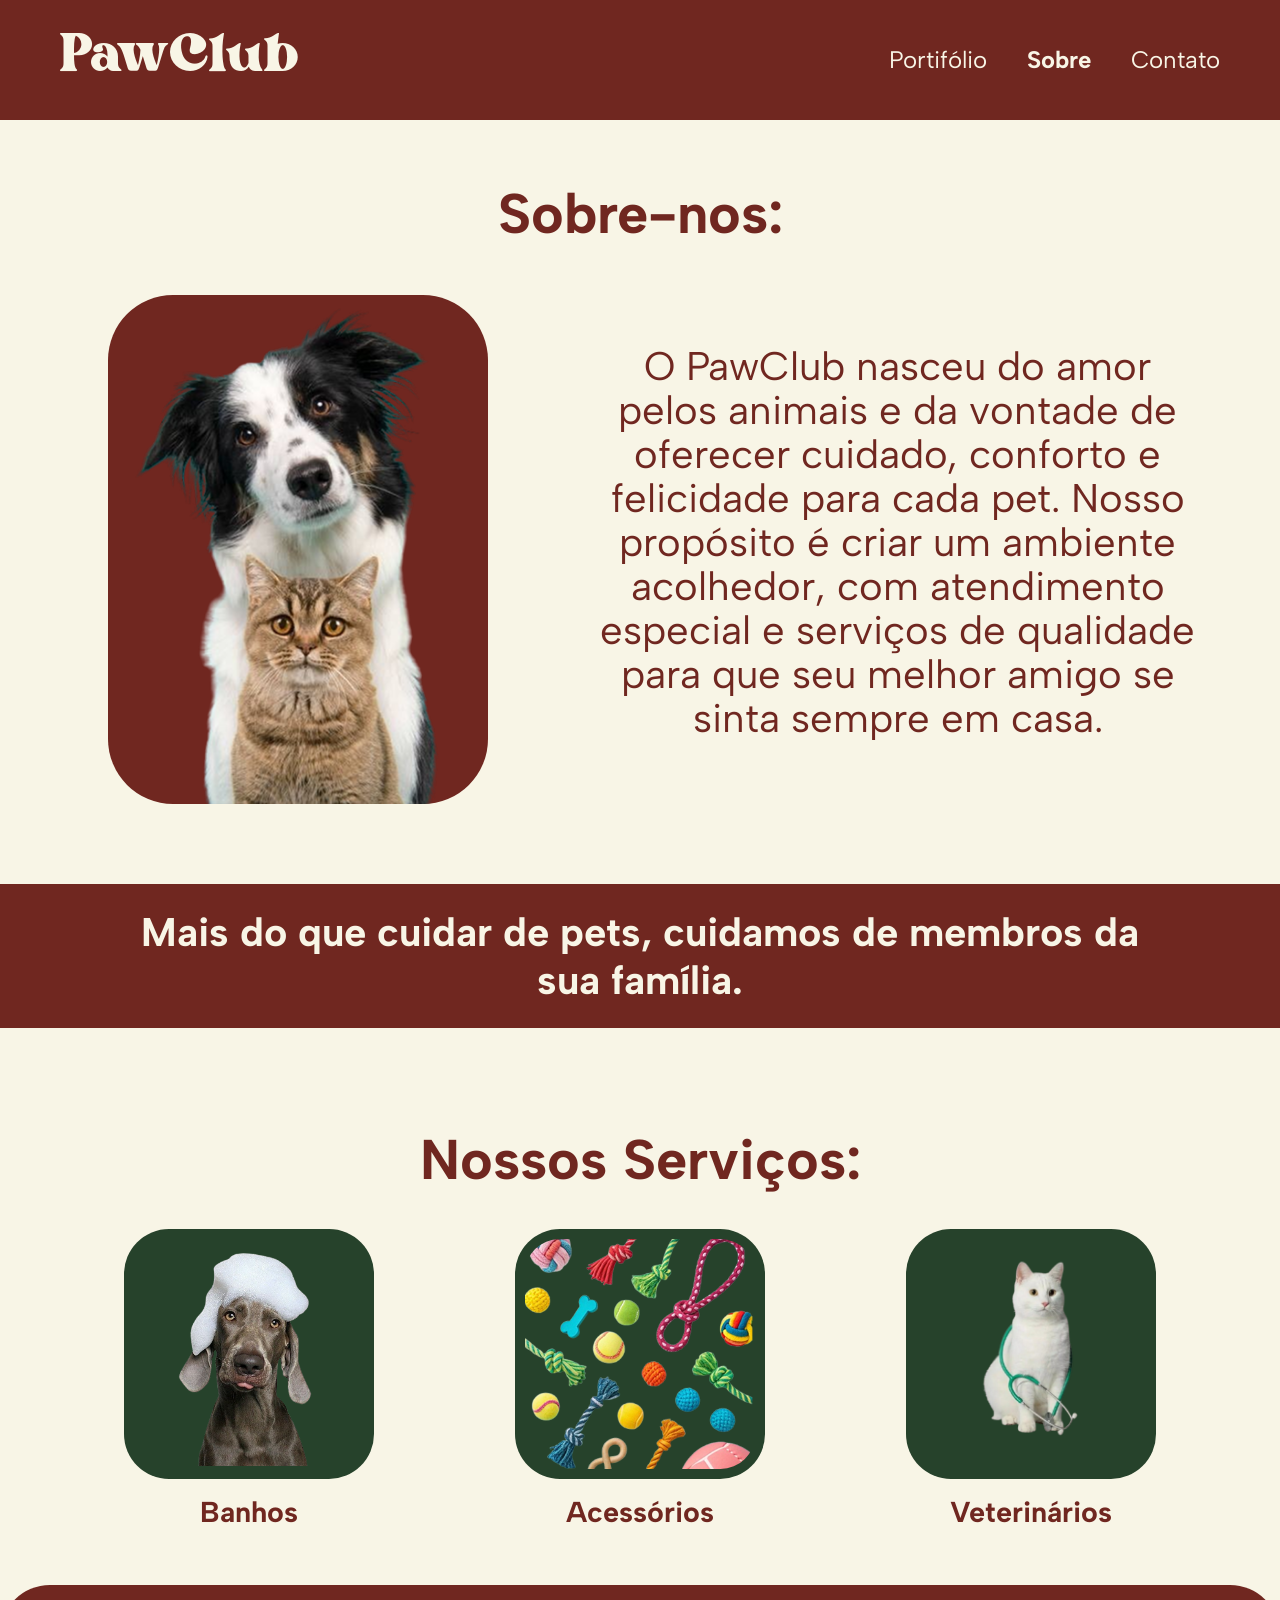
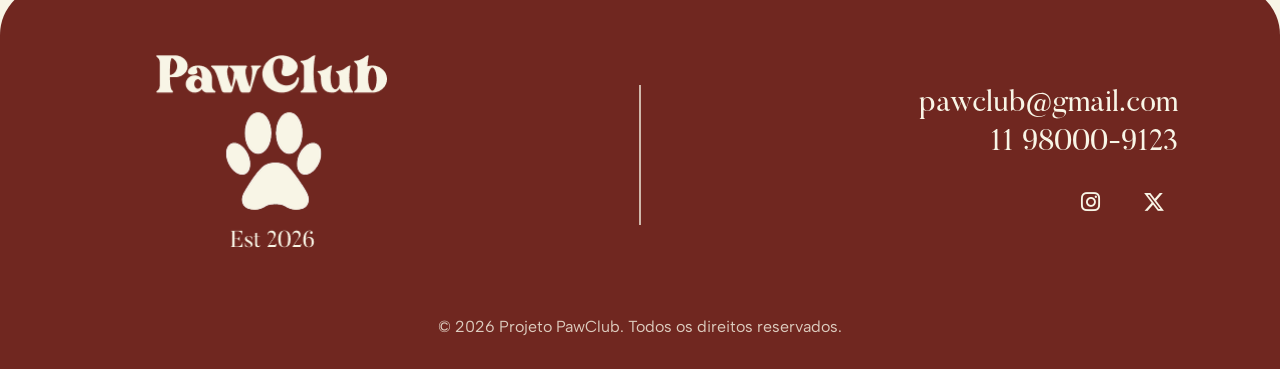
<file: pages/sobre.html>
<!DOCTYPE html>
<html lang="pt-br">
<head>
    <meta charset="UTF-8">
    <meta name="viewport" content="width=device-width, initial-scale=1.0">
    <title>PawClub</title>
    <link href="https://cdn.jsdelivr.net/npm/bootstrap@5.3.0/dist/css/bootstrap.min.css" rel="stylesheet">
    <link rel="stylesheet" href="https://cdnjs.cloudflare.com/ajax/libs/font-awesome/6.5.1/css/all.min.css">
    <link rel="stylesheet" href="../src/css/estiloSobre.css">
</head>
<body>
    <!-- Hero -->
    <div id="hero">

    <div class="hero-content">
        <h1>PawClub</h1>
        <p>Bem-vindo ao clube das patinhas 🐾</p>
        <div class="spinner"></div>
    </div>

</div>
<!--  -->
<header>
    <h1><a href="../index.html">PawClub</a></h1>
    <nav class="menu">
        <ul>
            <li><a href="./portifolio.html">Portifólio</a></li>
            <li><a href="./sobre.html" class="ativo">Sobre</a></li>
            <li><a href="./contato.html">Contato</a></li>
        </ul>
    </nav>
</header>

<main>

    <section class="container secao-restrita my-5">
        <h1 class="titulo text-center mb-5">Sobre-nos:</h1>

        <div class="row align-items-center justify-content-center gy-4 gx-md-5">
            <div class="col-md-5 text-center d-flex justify-content-center">
                <div class="moldura-sobre">
                    <img src="../src/assets/IMG_cachorroegatoSobre.png" alt="Cachorro e gato" class="img-fluid imagem-sobre" id="cachorroEgato">
                </div>
            </div>

            <div class="col-md-7 coluna-texto-sobre d-flex justify-content-center">
                <p id="texto-sobre">O PawClub nasceu do amor pelos animais e da vontade de oferecer cuidado, conforto e felicidade para cada pet. Nosso propósito é criar um ambiente acolhedor, com atendimento especial e serviços de qualidade para que seu melhor amigo se sinta sempre em casa.</p>
            </div>
        </div>
    </section>

    <section class="frase text-center py-4">
        <h2 id="frase">Mais do que cuidar de pets, cuidamos de membros da sua família.</h2>
    </section>

    <section class="container secao-restrita py-5">
        <h1 class="titulo text-center mb-5 w-100" id="servicos">Nossos Serviços:</h1>

        <div class="row text-center justify-content-center gx-5 gy-4" id="cards-servicos">
            <div class="col-md-4 col-sm-6 d-flex flex-column align-items-center">
                <a href="../pages/portifolio.html#banhos" class="card-servico-link">
                    <div class="fundo-verde-card">
                        <img src="../src/assets/IMG_cachorroSobre.png" alt="Banhos" class="img-fluid servico-img" id="banhos_img">
                    </div>
                    <h3 class="mt-3">Banhos</h3>
                </a>
            </div>

            <div class="col-md-4 col-sm-6 d-flex flex-column align-items-center">
                <a href="../pages/portifolio.html#acessorios" class="card-servico-link">
                    <div class="fundo-verde-card">
                        <img src="../src/assets/IMG_acessoriosSobre.png" alt="Acessórios" class="img-fluid servico-img" id="acessorios_img">
                    </div>
                    <h3 class="mt-3">Acessórios</h3>
                </a>
            </div>

            <div class="col-md-4 col-sm-6 d-flex flex-column align-items-center">
                <a href="../pages/portifolio.html#veterinario" class="card-servico-link">
                    <div class="fundo-verde-card">
                        <img src="../src/assets/IMG_gatoSobre.png" alt="Veterinários" class="img-fluid servico-img" id="veterinarios_img">
                    </div>
                    <h3 class="mt-3">Veterinários</h3>
                </a>
            </div>
        </div>
    </section>

</main>

<footer>
    <div class="container-footer-restrito">
        <div class="row align-items-center w-100 m-0">
            
            <div class="col-md-4 d-flex justify-content-center text-center">
                <div class="logo-footer-container">
                    <img alt="Logo PawClub" src="../src/assets/Logo .png" id="linhaFooter">
                </div>
            </div>
            
            <div class="col-md-4 d-none d-md-flex justify-content-center alignment-linha">
                <div class="linha-divisoria-vertical"></div>
            </div>
            
            <div class="col-md-4 container-contatos-footer">
                <div class="textFooter">pawclub@gmail.com</div>
                <div class="textFooter">11 98000-9123</div>
                <div class="redes-sociais-footer">
                    <a href="#" class="icone-social social-insta"><i class="fa-brands fa-instagram"></i></a>
                    <a href="#" class="icone-social social-x"><i class="fa-brands fa-x-twitter"></i></a>
                </div>
            </div>
            
        </div>
    </div>
    <p class="copyright-texto">&copy; 2026 Projeto PawClub. Todos os direitos reservados.</p>
</footer>
    <script src="../src/js/scriptSobre.js"></script>
</body>
</html>
</file>
<file: src/css/estilo.css>
/* fontes */
@font-face {
    font-family: "Bright";
    src: url("../fonts/Bright\ DEMO.otf");
}

@font-face {
    font-family: "Albert Sans";
    src: url("../fonts/AlbertSans-VariableFont_wght.ttf");
}
@font-face {
    font-family: "Butler";
    src: url("../fonts/Butler_Regular.otf");
}
/* cores */
:root{
    --color1:#702720;
    --color2:#CBE5FE;
    --color3:#26422B;
    --color4:#ED6325;
    --background:#F8F5E6;
    --font-family: 'Rambla', sans-serif;
}

*{
    margin:0;
    padding: 0;
    box-sizing: border-box;
}
body{
    background-color: var(--background);
}
/* Hero */
#hero{
    position: fixed;
    width: 100%;
    height: 100vh;
    background: var(--background);
    display: flex;
    justify-content: center;
    align-items: center;
    z-index: 9999;
    transition: 0.5s;
}

.hero-content{
    text-align: center;
}



.hero-content h1{
    font-size: 80px;
    color: var(--color4);
    margin-bottom: 10px;
    font-family: 'Bright';
}

.hero-content p{
    font-size: 23px;
    color: #555;
    font-family: 'Butler';
    margin-bottom: 25px;
}

.spinner{
    width: 55px;
    height: 55px;
    border: 5px solid #ffd6b0;
    border-top: 5px solid var(--color4);
    border-radius: 50%;
    margin: auto;
    animation: girar 1s linear infinite;
}

@keyframes girar{
    100%{
        transform: rotate(360deg);
    }
}
/*    */
header{
    background-color: #702720;
    padding-left: 3%;
    display: flex;             
    justify-content: space-between; 
    align-items: center;      
    padding: 0px 20px 0px;
    font-family: Bright;
}
header h1 a{
    font-family: Bright;
    font-size: 75px;
    color: var(--background);
    text-decoration: none;
}
.menu ul {
    display: flex;
    list-style: none;
    gap: 50px;       
    padding-right: 20px;          
}
header nav a{
    color: var(--background);
    text-decoration: none;
    font-family: 'Albert Sans';
    font-size: 1.5rem ;
    display: flex;
    flex-direction: column;
}
section{
    background-color: var(--color1);
    font-family: Bright ;
    font-size: 100px;
    line-height: 80px;
    color: var(--background);
}
#textoMain span{
    color: var(--color2);
}
#textoMain{
    padding-top: 30px;
}
#imgMain{
    padding-top: 100px;
}
main{
    padding-top: 80px;
    padding-bottom: 70px;
}
.cardPort{
    background-color: var(--color4);
    width: 100%;
    height: 400px;
    border-radius: 25px;
    padding: 25px;
    display: flex;
    flex-direction: column;
    justify-content: space-between;
    position: relative;
    overflow: hidden;
    color: var(--background);
    font-family: Butler;
    transition: 0.3s ease;
}
.cardPort:hover {
    transform: translateY(-10px);
}

.textoCard h2{
    font-size: 35px;
    font-weight: normal;
    line-height: 1;
    margin-bottom: 15px;
    font-family: Butler ;
}

.cardPort a{
    background-color: var(--background);
    color: var(--color4);
    text-decoration: none;
    font-family: Butler ;
    padding: 8px 16px;
    border-radius: 20px;
    font-size: 22px;
    display: inline-block;
}

.cardPort img{
    width: 280px;
    position: absolute;
    bottom: 0;
    right: 0;
}
.cardSobre,
.cardContato{
    width: 100%;
    height: 200pxpx;
    border-radius: 25px;
    padding: 20px;
    margin-bottom: 20px;
    display: flex;
    flex-direction: column;
    justify-content: space-between;
    color: var(--background);
    font-family: serif;
    align-self: flex-start;
    transition: 0.3s ease;
}

.cardSobre{
    background-color: var(--color3);
}
.cardSobre:hover {
    transform: translateY(-10px);
}
.cardContato{
    background-color: var(--color1);
}
.cardContato:hover {
    transform: translateY(-10px);
}

.textoCard h2{
    font-size: 35px;
    font-weight: normal;
    line-height: 0.9;
    margin-bottom: 15px;
}

.cardSobre a{
    background-color: var(--background);
    color: var(--color3);
    text-decoration: none;
    padding: 6px 14px;
    border-radius: 20px;
    font-size: 22px;
    width: 100%;
    align-self:flex-end;
    
}

.cardContato a{
    background-color: var(--background);
    color: var(--color1);
    text-decoration: none;
    padding: 6px 14px;
    border-radius: 20px;
    font-size: 22px;
    width: 100%;
    align-self:flex-end;
    
}

footer {
    background-color: var(--color1);
    padding: 60px 40px 30px 40px; 
    color: var(--background);
    border-top-left-radius: 50px;
    border-top-right-radius: 50px;
    margin-top: auto; 
    width: 100%; 
}
.container-footer-restrito {
    max-width: 1100px;
    margin: 0 auto;
    width: 100%;
}
.linha-divisoria-vertical {
    width: 2px;
    background-color: var(--background);
    height: 140px;
    opacity: 0.7;
}
.copyright-texto {
    margin-bottom: 0;
    margin-top: 50px;
    font-family: 'Albert Sans', sans-serif;
    font-size: 1rem;
    text-align: center;
    opacity: 0.8;
}
.container-contatos-footer {
    display: flex;
    flex-direction: column;
    align-items: flex-end;
    justify-content: center;
}
.textFooter {
    font-size: 30px;
    font-family: "Butler", serif;
    color: var(--background);
    line-height: 1.3;
}
.redes-sociais-footer {
    display: flex;
    gap: 15px;
    margin-top: 15px;
}
.icone-social {
    width: 48px;
    height: 48px;
    border-radius: 50%;
    display: flex;
    align-items: center;
    justify-content: center;
    color: var(--background);
    font-size: 22px;
    text-decoration: none;
    border: 3px solid transparent;
}
.logo-footer-container {
    display: flex;
    flex-direction: column;
    align-items: center;
    justify-content: center;
}
.logo-footer-container img {
    height: 200px; 
    width: auto;
    margin: 10px 0;
}
.logo-title-footer {
    font-family: "Bright", serif;
    font-size: 50px;
    color: var(--background);
    line-height: 1;
}
.logo-est-footer {
    font-family: "Butler", serif;
    font-size: 20px;
    color: var(--background);
    line-height: 1;
}

/* Responsividade */
@media (max-width: 768px) {
    header {
        flex-direction: column; 
        padding: 15px;
        text-align: center;
    }

    header h1 a {
        font-size: 30px; 
    }

    .menu ul {
        flex-direction: row; 
        gap: 15px;              
        padding-right: 0;       
        margin-top: 15px;
    }

    header nav a {
        font-size: 1.2rem;      
    }
}
</file>
<file: src/css/estiloSobre.css>
/* fontes */
@font-face {
    font-family: "Bright";
    src: url("../fonts/Bright\ DEMO.otf");
}
@font-face {
    font-family: "Albert Sans";
    src: url("../fonts/AlbertSans-VariableFont_wght.ttf");
}
@font-face {
    font-family: "Butler";
    src: url("../fonts/Butler_Regular.otf");
}
/* cores */
:root {
    --color1: #702720;
    --color2: #CBE5FE;
    --color3: #26422B;
    --color4: #ED6325;
    --background: #F8F5E6;
}
* {
    margin: 0;
    padding: 0;
    box-sizing: border-box;
}
body {
    background-color: var(--background);
    overflow-x: hidden;
    width: 100%;
    display: flex;
    flex-direction: column;
    min-height: 100vh;
}
/* Hero */
#hero{
    position: fixed;
    top: 0;
    left: 0;
    width: 100%;
    height: 100vh;
    background: var(--background);
    display: flex;
    justify-content: center;
    align-items: center;
    text-align: center;
    z-index: 9999;
    transition: opacity 0.5s ease;
}

.hero-content h1{
    font-size: 80px;
    color: var(--color4);
    margin-bottom: 10px;
    font-family: 'Bright';
    justify-content: center;
}

.hero-content p{
    font-size: 23px;
    color: #555;
    font-family: 'Butler';
    margin-bottom: 25px;
}
.spinner{
    width: 55px;
    height: 55px;
    border: 5px solid #ffd6b0;
    border-top: 5px solid var(--color4);
    border-radius: 50%;
    margin: auto;
    animation: girar 1s linear infinite;
}

@keyframes girar{
    100%{
        transform: rotate(360deg);
    }
}
/*    */
.secao-restrita {
    max-width: 1150px !important;
    width: 100%;
    margin: 0 auto;
}
header {
    background-color: var(--color1);
    display: flex;             
    justify-content: space-between; 
    align-items: center;      
    padding: 15px 60px;
    width: 100%;
}
header h1 {
    margin: 0;
}
header h1 a {
    font-family: "Bright", serif;
    font-size: 75px;
    color: var(--background);
    text-decoration: none;
}
.menu {
    margin-left: auto; 
}
.menu ul {
    display: flex;
    list-style: none;
    gap: 40px;       
    margin: 0;      
    padding: 0;
}
header nav a {
    color: var(--background);
    text-decoration: none;
    font-family: 'Albert Sans', sans-serif;
    font-size: 1.5rem;
    font-weight: normal; 
    transition: font-weight 0.1s ease-in-out; 
}
header nav a:hover {
    font-weight: bold;
    color: var(--background);
}
.menu ul li a.ativo {
    font-weight: bold !important;
}
.titulo {
    font-family: 'Albert Sans', sans-serif;
    color: var(--color1);
    font-size: 3.5rem;
    font-weight: bold;
    margin-top: 60px;
}
.titulo#servicos {
    margin-top: -30px !important;
    margin-bottom: 35px !important;
}
.moldura-sobre {
    background-color: var(--color1);
    padding: 30px;
    border-radius: 65px;
    max-width: 380px;
    width: 100%;
    display: flex;
    justify-content: center;
    align-items: flex-end; 
    overflow: hidden;      
}
.imagem-sobre {
    border-radius: 40px;
    width: 100%;
    height: auto;
    display: block;
}
#cachorroEgato {
    transform: scale(1.10);          
    transform-origin: bottom center; 
    margin-bottom: -30px;            
}
.coluna-texto-sobre {
    padding-left: 50px !important;
}
#texto-sobre {
    font-family: 'Albert Sans', sans-serif;
    color: var(--color1);
    font-size: 40px;
    font-weight: 400;
    line-height: 1.1;           
    text-align: center;         
    max-width: 750px;          
    width: 100%;
}
.frase {
    background-color: var(--color1);
    color: var(--background);
    width: 100vw;
    margin-top: 80px;
    margin-bottom: 80px;
    padding: 40px 0;
}
#frase {
    font-family: 'Albert Sans', sans-serif;
    font-weight: bold;
    font-size: 2.5rem;
    max-width: 1100px;
    margin: 0 auto;
    padding: 0 20px;
}
.card-servico-link {
    text-decoration: none;
    display: flex;
    flex-direction: column;
    align-items: center;
}
.fundo-verde-card {
    background-color: var(--color3);
    padding: 25px;
    border-radius: 45px;
    width: 250px;
    height: 250px;
    display: flex;
    align-items: center;
    justify-content: center;
    overflow: hidden;
}
.servico-img {
    border-radius: 30px;
    width: 100%;
    height: 100%;
    object-fit: cover;
}
#cards-servicos h3 {
    font-family: 'Albert Sans', sans-serif;
    font-weight: bold;
    color: var(--color1);
    font-size: 1.8rem;
}
#banhos_img {
    transform: scale(1.15);
    transform-origin: bottom center;
    object-fit: contain;
    margin-bottom: -25px; 
}
#acessorios_img {
    transform: scale(1.15);
}
footer {
    background-color: var(--color1);
    padding: 60px 40px 30px 40px; 
    color: var(--background);
    border-top-left-radius: 50px;
    border-top-right-radius: 50px;
    margin-top: auto; 
    width: 100%; 
}
.container-footer-restrito {
    max-width: 1100px;
    margin: 0 auto;
    width: 100%;
}
.linha-divisoria-vertical {
    width: 2px;
    background-color: var(--background);
    height: 140px;
    opacity: 0.7;
}
.copyright-texto {
    margin-bottom: 0;
    margin-top: 50px;
    font-family: 'Albert Sans', sans-serif;
    font-size: 1rem;
    text-align: center;
    opacity: 0.8;
}
.container-contatos-footer {
    display: flex;
    flex-direction: column;
    align-items: flex-end;
    justify-content: center;
}
.textFooter {
    font-size: 30px;
    font-family: "Butler", serif;
    color: var(--background);
    line-height: 1.3;
}
.redes-sociais-footer {
    display: flex;
    gap: 15px;
    margin-top: 15px;
}
.icone-social {
    width: 48px;
    height: 48px;
    border-radius: 50%;
    display: flex;
    align-items: center;
    justify-content: center;
    color: var(--background);
    font-size: 22px;
    text-decoration: none;
    border: 3px solid transparent;
}
.logo-footer-container {
    display: flex;
    flex-direction: column;
    align-items: center;
    justify-content: center;
}
.logo-footer-container img {
    height: 200px; 
    width: auto;
    margin: 10px 0;
}
.logo-title-footer {
    font-family: "Bright", serif;
    font-size: 50px;
    color: var(--background);
    line-height: 1;
}
.logo-est-footer {
    font-family: "Butler", serif;
    font-size: 20px;
    color: var(--background);
    line-height: 1;
}
@media (max-width: 768px) {
    header {
        flex-direction: column; 
        padding: 15px;
    }
    header h1 a {
        font-size: 45px; 
    }
    .menu ul {
        gap: 20px;              
        margin-top: 15px;
    }
    .container-contatos-footer {
        align-items: center;
        margin-top: 30px;
    }
    .textFooter {
        text-align: center;
    }
    .coluna-texto-sobre {
        padding-left: 12px !important; 
    }
    #texto-sobre {
        font-size: 26px; 
        max-width: 100%; 
    }
    .titulo#servicos {
        margin-top: 20px !important;
    }
}
</file>
<file: src/css/estiloContato.css>
/*fontes*/
@font-face {
    font-family: "Bright";
    src: url("../fonts/Bright\ DEMO.otf");
}
@font-face {
    font-family: "Albert Sans";
    src: url("../fonts/AlbertSans-VariableFont_wght.ttf");
}
@font-face {
    font-family: "Butler";
    src: url("../fonts/Butler_Regular.otf");
}
/* cores */
:root {
    --color1: #702720;
    --color2: #CBE5FE;
    --color3: #26422B;
    --color4: #ED6325;
    --background: #F8F5E6;
}
* {
    margin: 0;
    padding: 0;
    box-sizing: border-box;
}
body {
    background-color: var(--background);
    font-family: "Albert Sans", sans-serif;
    color: #000;
    min-height: 100vh;
    display: flex;
    flex-direction: column;
    overflow-x: hidden;
}
a {
    text-decoration: none;
    color: inherit;
}
/* Hero */
#hero{
    position: fixed;
    top: 0;
    left: 0;
    width: 100%;
    height: 100vh;
    background: var(--background);
    display: flex;
    justify-content: center;
    align-items: center;
    text-align: center;
    z-index: 9999;
    transition: opacity 0.5s ease;
}

.hero-content h1{
    font-size: 80px;
    color: var(--color4);
    margin-bottom: 10px;
    font-family: 'Bright';
    justify-content: center;
}

.hero-content p{
    font-size: 23px;
    color: #555;
    font-family: 'Butler';
    margin-bottom: 25px;
}
.spinner{
    width: 55px;
    height: 55px;
    border: 5px solid #ffd6b0;
    border-top: 5px solid var(--color4);
    border-radius: 50%;
    margin: auto;
    animation: girar 1s linear infinite;
}

@keyframes girar{
    100%{
        transform: rotate(360deg);
    }
}
/*    */
header {
    background-color: var(--color1);
    padding: 10px 0;
    width: 100%;
}
.header-container {
    width: 100%;
    display: flex;
    justify-content: space-between;
    align-items: center;
    padding: 0 40px; /* Alinha o PawClub no canto esquerdo e o menu no canto direito */
}
header h1{
    margin: 0;
}
header h1 a {
    font-family: "Bright", serif;
    color: var(--background);
    font-size: 96.18px;
    font-weight: 400;
    line-height: 100%;
    letter-spacing: 0%;
    display: block;
}
.menu ul {
    display: flex;
    list-style: none;
    gap: 35px;
    margin: 0;
    padding: 0;
}
.menu a {
    color: var(--background);
    font-family: "Albert Sans", sans-serif;
    font-size: 1.15rem;
    font-weight: 500;
    opacity: 0.8;
    transition: opacity 0.3s;
}
.menu a:hover, 
.menu a.active {
    opacity: 1;
    font-weight: 700;
}
main {
    flex: 1;
    display: flex;
    align-items: center;
    justify-content: center;
    position: relative;
    width: 100%;
    min-height: calc(100vh - 82px - 260px);
    padding: 60px 0;
    overflow: hidden;
}
.contato {
    width: 100%;
    max-width: 550px;
    display: flex;
    justify-content: center;
    align-items: center;
    z-index: 5;
}
/*Gato*/
#gato {
    position: absolute;
    left: 0;
    bottom: -10px;
    z-index: 3;
    max-width: 280px;
    width: 18vw;
    pointer-events: none;
}
#gato img {
    width: 100%;
    display: block;
}
/* cachorro */
#cachorro {
    position: absolute;
    right: 0;
    top: 12%;
    z-index: 2;
    max-width: 300px;
    width: 20vw;
    pointer-events: none;
}
#cachorro img {
    width: 100%;
    display: block;
}
.formulario-wrapper {
    width: 100%;
    padding: 0 20px;
}
.formulario {
    background-color: var(--color4);
    border-radius: 35px;
    padding: 45px 40px;
    box-shadow: 0 10px 30px rgba(0, 0, 0, 0.06);
    text-align: center;
}
.formulario h1 {
    font-family: "Albert Sans", sans-serif;
    color: var(--background);
    font-size: 2.3rem;
    font-weight: 700;
    margin-bottom: 25px;
}
.formulario form {
    display: flex;
    flex-direction: column;
    gap: 16px;
}
.formulario input, 
.formulario textarea {
    width: 100%;
    background-color: var(--background);
    border: none;
    border-radius: 20px;
    padding: 16px 25px;
    font-family: "Albert Sans", sans-serif;
    font-size: 1rem;
    color: #333;
    outline: none;
}
.formulario input::placeholder, 
.formulario textarea::placeholder {
    color: #7a7a7a;
    font-weight: 500;
}
.formulario textarea {
    height: 150px;
    resize: none;
    border-radius: 25px;
}
#notificacao{
    position: fixed;
    top: 40%;
    right: 36%;
    background: var(--color3);
    color: white;
    padding: 15px 25px;
    border-radius: 12px;
    font-weight: bold;
    font-size: 20px;
    opacity: 0;
    pointer-events: none;
    transition: 0.4s ease;
    z-index: 99999;
}

#notificacao.mostrar{
    opacity: 1;
}
#botao {
    background-color: var(--color1);
    color: var(--background);
    border: none;
    border-radius: 25px;
    padding: 12px 0;
    font-family: "Albert Sans", sans-serif;
    font-weight: 700;
    font-size: 1.2rem;
    cursor: pointer;
    width: 45%;
    margin: 15px auto 0 auto;
    transition: background-color 0.2s, transform 0.2s;
}
#botao:hover {
    background-color: #531d18;
    transform: scale(1.02);
}
footer {
    background-color: var(--color1);
    color: var(--background);
    border-top-left-radius: 55px;
    border-top-right-radius: 55px;
    padding: 50px 0 20px 0;
    width: 100%;
    position: relative;
    z-index: 2;
}
.footer-container {
    max-width: 1100px;
    margin: 0 auto;
    display: flex;
    justify-content: space-between;
    align-items: center;
    padding: 0 40px;
}
.footer-logo {
    text-align: center;
    display: flex;
    flex-direction: column;
    align-items: center;
}
.footer-logo h2 {
    font-family: "Bright", serif;
    color: var(--background);
    font-size: 96.18px;
    font-weight: 400;
    line-height: 100%;
    letter-spacing: 0%;
    margin-bottom: 2px;
}
#patinha img {
    width: 200px;
    height: auto;
    margin: 6px 0;
}
.footer-logo p {
    font-family: "Butler", serif;
    font-size: 0.95rem;
    opacity: 0.9;
    margin: 0;
}
.linha {
    width: 2px;
    height: 110px;
    background-color: var(--background);
    opacity: 0.6;
}

.footer-contato {
    font-family: "Butler", serif;
    text-align: right;
    font-size: 1.45rem;
    display: flex;
    flex-direction: column;
    gap: 6px;
}
.footer-contato p {
    margin: 0;
    letter-spacing: 0.3px;
}
.redes {
    display: flex;
    justify-content: flex-end;
    gap: 15px;
    margin-top: 8px;
}
.redes a {
    font-size: 1.35rem;
    transition: opacity 0.2s;
}
.redes a:hover {
    opacity: 0.7;
}
.copy {
    font-family: "Butler", serif;
    text-align: center;
    font-size: 0.9rem;
    margin-top: 45px;
    margin-bottom: 0;
    opacity: 0.8;
    width: 100%;
}
</file>
<file: src/css/estiloPortifolio.css>
/* fontes */
@font-face {
    font-family: "Bright";
    src: url("../fonts/Bright\ DEMO.otf");
}

@font-face {
    font-family: "Albert Sans";
    src: url("../fonts/AlbertSans-VariableFont_wght.ttf");
}
@font-face {
    font-family: "Butler";
    src: url("../fonts/Butler_Regular.otf");
}
/* cores */
:root{
    --color1:#702720;
    --color2:#CBE5FE;
    --color3:#26422B;
    --color4:#ED6325;
    --background:#F8F5E6;
    --font-family: 'Rambla', sans-serif;
}

*{
    margin:0;
    padding: 0;
    box-sizing: border-box;
}
body{
    background-color: var(--background);
}
/* Hero */
#hero{
    position: fixed;
    top: 0;
    left: 0;
    width: 100%;
    height: 100vh;
    background: white;
    display: flex;
    justify-content: center;
    align-items: center;
    text-align: center;
    z-index: 9999;
    transition: opacity 0.5s ease;
}

.hero-content h1{
    font-size: 80px;
    color: var(--color4);
    margin-bottom: 10px;
    font-family: 'Bright';
    justify-content: center;
}

.hero-content p{
    font-size: 23px;
    color: #555;
    font-family: 'Butler';
    margin-bottom: 25px;
}
.spinner{
    width: 55px;
    height: 55px;
    border: 5px solid #ffd6b0;
    border-top: 5px solid #ff7b00;
    border-radius: 50%;
    margin: auto;
    animation: girar 1s linear infinite;
}

@keyframes girar{
    100%{
        transform: rotate(360deg);
    }
}
/*    */
/*    */
.secao-restrita {
    max-width: 1150px !important;
    width: 100%;
    margin: 0 auto;
}
header {
    background-color: var(--color1);
    display: flex;             
    justify-content: space-between; 
    align-items: center;      
    padding: 15px 60px;
    width: 100%;
}
header h1 {
    margin: 0;
}
header h1 a {
    font-family: "Bright", serif;
    font-size: 75px;
    color: var(--background);
    text-decoration: none;
}
.menu {
    margin-left: auto; 
}
.menu ul {
    display: flex;
    list-style: none;
    gap: 40px;       
    margin: 0;      
    padding: 0;
}
header nav a {
    color: var(--background);
    text-decoration: none;
    font-family: 'Albert Sans', sans-serif;
    font-size: 1.5rem;
    font-weight: normal; 
    transition: font-weight 0.1s ease-in-out; 
}
header nav a:hover {
    font-weight: bold;
    color: var(--background);
}
.menu ul li a.ativo {
    font-weight: bold !important;
}
footer {
    background-color: var(--color1);
    padding: 60px 40px 30px 40px; 
    color: var(--background);
    border-top-left-radius: 50px;
    border-top-right-radius: 50px;
    margin-top: auto; 
    width: 100%; 
}
.container-footer-restrito {
    max-width: 1100px;
    margin: 0 auto;
    width: 100%;
}
.linha-divisoria-vertical {
    width: 2px;
    background-color: var(--background);
    height: 140px;
    opacity: 0.7;
}
.copyright-texto {
    margin-bottom: 0;
    margin-top: 50px;
    font-family: 'Albert Sans', sans-serif;
    font-size: 1rem;
    text-align: center;
    opacity: 0.8;
}
.container-contatos-footer {
    display: flex;
    flex-direction: column;
    align-items: flex-end;
    justify-content: center;
}
.textFooter {
    font-size: 30px;
    font-family: "Butler", serif;
    color: var(--background);
    line-height: 1.3;
}
.redes-sociais-footer {
    display: flex;
    gap: 15px;
    margin-top: 15px;
}
.icone-social {
    width: 48px;
    height: 48px;
    border-radius: 50%;
    display: flex;
    align-items: center;
    justify-content: center;
    color: var(--background);
    font-size: 22px;
    text-decoration: none;
    border: 3px solid transparent;
}
.logo-footer-container {
    display: flex;
    flex-direction: column;
    align-items: center;
    justify-content: center;
}
.logo-footer-container img {
    height: 200px; 
    width: auto;
    margin: 10px 0;
}
.logo-title-footer {
    font-family: "Bright", serif;
    font-size: 50px;
    color: var(--background);
    line-height: 1;
}
.logo-est-footer {
    font-family: "Butler", serif;
    font-size: 20px;
    color: var(--background);
    line-height: 1;
}
/* Responsividade */
@media (max-width: 768px) {
    header {
        flex-direction: column; 
        padding: 15px;
        text-align: center;
    }

    header h1 a {
        font-size: 30px; 
    }

    .menu ul {
        flex-direction: row; 
        gap: 15px;              
        padding-right: 0;       
        margin-top: 15px;
    }

    header nav a {
        font-size: 1.2rem;      
    }
}
/* =========================
   MAIN PORTFÓLIO
========================= */

.titulo{
    font-family: 'Albert Sans', sans-serif;
    color: var(--color1);
    font-size: 4rem;
    font-weight: bold;
    margin-top: 70px;
}

/* =========================
   BANHOS
========================= */

.bloco-banhos{
    margin-bottom: 90px;
}

.fundo-azul-banhos{
    background-color: var(--color2);
    width: 240px;
    height: 240px;
    border-radius: 35px;

    display: flex;
    justify-content: center;
    align-items: flex-end;

    overflow: hidden;
}

.banho-img{
    width: 100%;
    height: 100%;
    object-fit: contain;
}

.titulo-servico{
    font-family: 'Albert Sans', sans-serif;
    font-size: 2.4rem;
    font-weight: bold;
    color: var(--color1);

    margin-bottom: 18px;
}

.texto-servico{
    font-family: 'Albert Sans', sans-serif;
    font-size: 1.7rem;
    line-height: 1.2;

    color: var(--color1);

    margin-bottom: 20px;
}

.preco-servico{
    font-family: 'Albert Sans', sans-serif;
    font-size: 2rem;
    font-weight: bold;

    color: var(--color3);
}

/* =========================
   ACESSÓRIOS
========================= */

.fundo-laranja-card{
    background-color: var(--color4);

    width: 220px;
    height: 220px;

    border-radius: 35px;

    display: flex;
    justify-content: center;
    align-items: center;

    overflow: hidden;

    margin-top: 15px;
    margin-bottom: 20px;
}

.acessorio-img{
    width: 90%;
    object-fit: contain;
}

.titulo-acessorio{
    font-family: 'Albert Sans', sans-serif;
    font-size: 2rem;
    font-weight: bold;

    color: var(--color1);
}

.preco-acessorio{
    font-family: 'Albert Sans', sans-serif;
    font-size: 1.6rem;
    font-weight: bold;

    line-height: 1.2;

    color: var(--color3);
}

/* =========================
   VETERINÁRIO
========================= */

.vet-container{
    text-align: center;
    padding-bottom: 100px;
}

.fundo-verde-vet{
    background-color: var(--color3);

    width: 100%;
    max-width: 950px;
    height: 420px;

    border-radius: 40px;

    margin: 0 auto 40px;

    display: flex;
    justify-content: center;
    align-items: flex-end;

    overflow: hidden;
}

.vet-img{
    width: 90%;
    object-fit: contain;
}

.titulo-vet{
    font-family: 'Albert Sans', sans-serif;
    font-size: 3rem;
    font-weight: bold;

    color: var(--color3);

    margin-bottom: 25px;
}

.texto-vet{
    font-family: 'Albert Sans', sans-serif;
    font-size: 1.7rem;
    line-height: 1.3;

    color: var(--color1);

    max-width: 900px;
    margin: 0 auto;
}

/* =========================
   RESPONSIVO PORTFÓLIO
========================= */

@media (max-width: 768px){

    .titulo{
        font-size: 2.8rem;
    }

    .titulo-servico{
        text-align: center;
        margin-top: 30px;
    }

    .texto-servico,
    .preco-servico{
        text-align: center;
    }

    .texto-servico{
        font-size: 1.2rem;
    }

    .preco-servico{
        font-size: 1.5rem;
    }

    .titulo-acessorio{
        font-size: 1.5rem;
    }

    .preco-acessorio{
        font-size: 1.2rem;
    }

    .fundo-laranja-card{
        width: 180px;
        height: 180px;
    }

    .fundo-verde-vet{
        height: auto;
        padding-top: 30px;
    }

    .titulo-vet{
        font-size: 2.2rem;
    }

    .texto-vet{
        font-size: 1.2rem;
        padding: 0 15px;
    }

}
</file>
